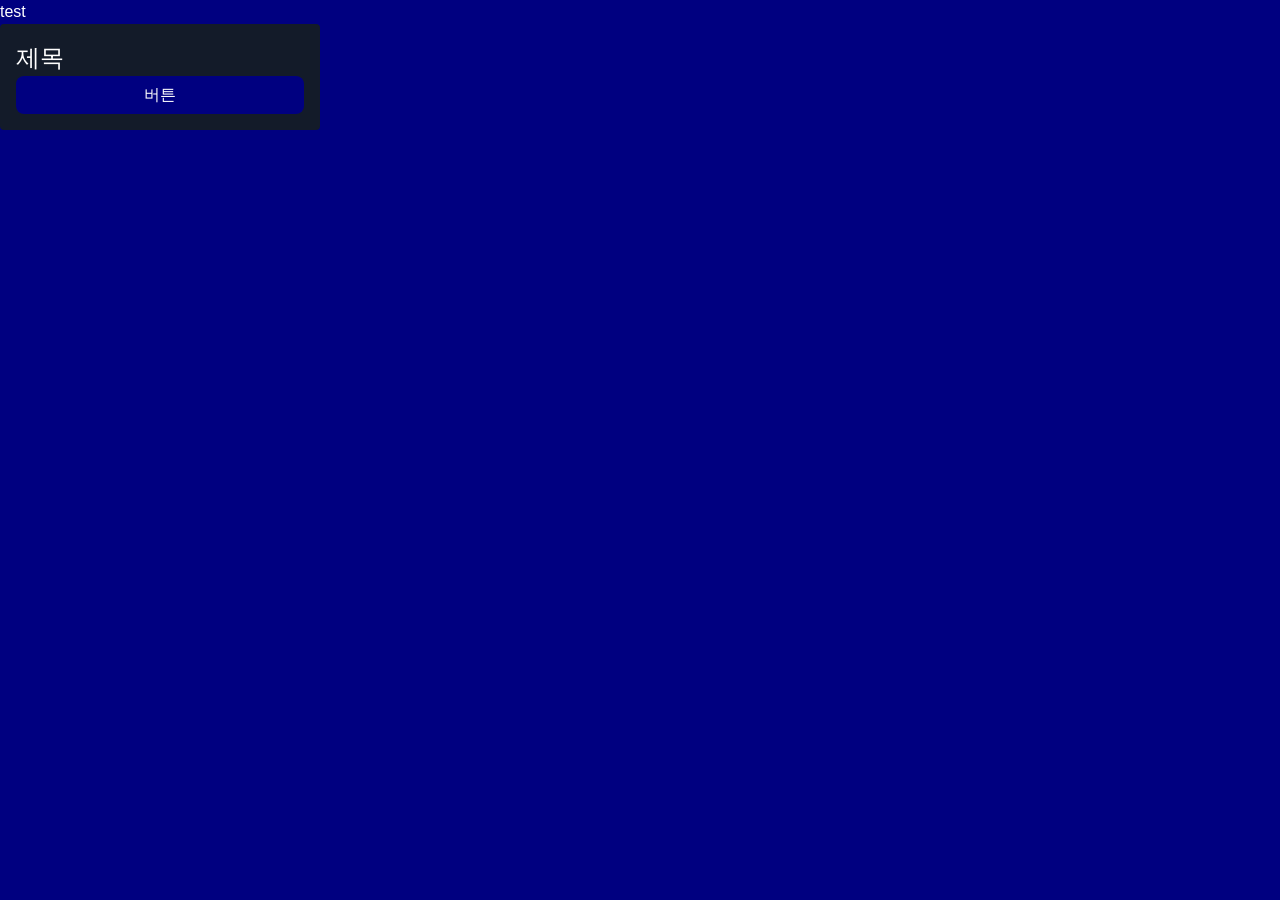
<file: html/3.4basiccss.html>
<!DOCTYPE html>
<html lang="en">
<head>
    <meta charset="UTF-8">
    <meta name="viewport" content="width=device-width, initial-scale=1.0">
    <title>Document</title>
    <link rel="stylesheet" href="/css/basic.css">
    <style>
        :root{
            --text-color:navy;
            --bg-color:white;
        }
        body{
            background-color: var(--bg-color);
            color: var(--text-color);
        }
        /* [속성이름=속성값] */
        [dark-theme="dark"]{
            background-color: var(--text-color);
            color: var(--bg-color);
        }
    </style>
</head>
<body dark-theme="dark">
    test
    <div class="d-flex flex-col p-4 bg-dark text-white rounded-sm w-25 ">
        <span class="fs-xl ">제목</span>
        <button>버튼</button>
    </div>
</body>
</html>
</file>
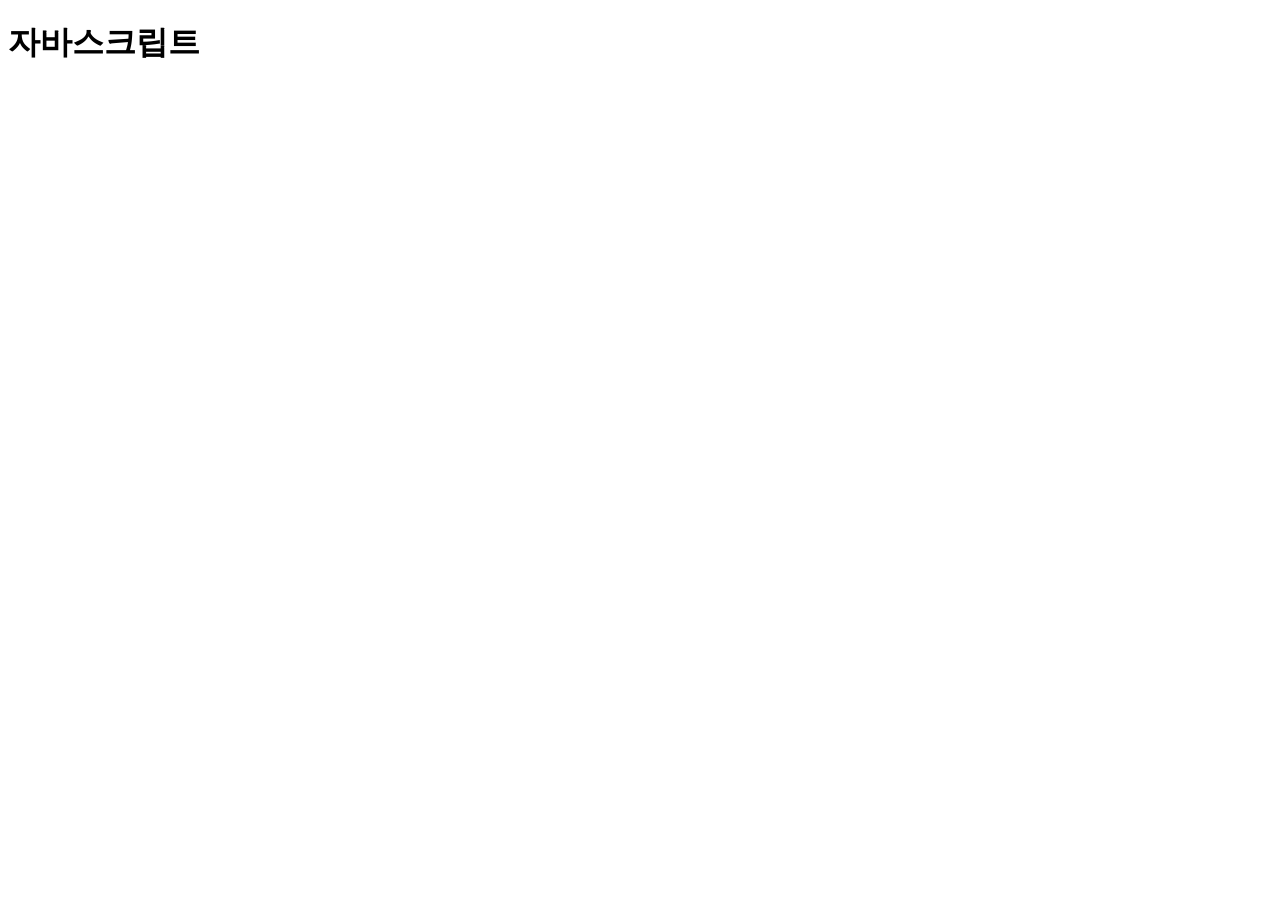
<file: html/4자바스크립트 기초.html>
<!DOCTYPE html>
<html lang="en">
<head>
    <meta charset="UTF-8">
    <meta name="viewport" content="width=device-width, initial-scale=1.0">
    <title>Document</title>
    <script>
            console.log("body태그 상단", document.querySelector("h1"));

    </script>
</head>
<body>
    <h1>자바스크립트</h1>
    <!--
    위치
    스크립트가 실행되기전에 화면에 요소가 그려져야 요소를 선택할 수 있다.
    -->
    <script>

        // 한줄 주석
        /*
        여러줄 주석 
        여러줄
        */
       // 콘솔창에 출력 -> F12 개발자 도구의 콘솔창에 내용이 출력 됩니다.
       console.log("안내", "콘솔창에 출력해봅시다")

    //    선택자를 화면에 있는 요소를 선택하는 방법
    //    document.querySelecttor("선택자")
    console.log("body태그 상단", document.querySelector("h1"));

    // 스크립트 실행순서가 중요한이유
    // 변수선언 / 변수에 값을 할당 / 타입학인 / + 연산자의 특징
    // 타입확인 / 형변환

    // 변수명 = 값(리터럴); 
    // 변수의 타입은 리터럴에 의해서 결정된다
    // 변수사용 : 변수이름을 불러준다
    // 지정된 값에 따라서 타입이 결정되는 언어
    // var, let, const
    // var : 함수단위의 유효범위, 재선언- 위험, 재할당 가능
    var a=1; var b=2; var a=3;
    // 블록{}단위의 스코프, 재선언 불가능, 재할당은 가능
    let c=1; c=2; 
    // let c=100; <-- 재선언 불가능
    const d=1;  
    // d=2; <-- 재할당 불가능

    // 키워드 없이 변수를 만들면 전역변수(어디서나 사용가능)
    e="전역변수"

    // 타입을 확인하는 방법
    typeof(a)
    typeof("테스트") //문자열인 경우, "" '' 안에 작성 해야한다--> 오류발생

    // 자료형 : 리터럴에 의해 결정
    // 문자열, 숫자, boolean, function, object
    // boolean : 참(true)과 거짓(false)을 나타냄
    // 주로 비교연산자에 의해 나온 값(결과)
    // ==, >=, <=, !=
    // === 타입까지 비교 할 때

    // 화면에 있는 요소를 변수에 저장
    let h1 = document.querySelector("h1");
    // h1.innerTextText = name; : 요소의 시작태그와 끝태그 사이의 컨텐츠를 변경
    
    /*
    제어문(if/switch) / 반복문 (for/ while/ / do-while)

    제어문 : 조건에 따라 코드블럭{} 실행
    
    조건식의 결과는 boolean타입 이므로
    조건문 안에 boolean타입의 값(true, false)을 작성 가능

    if(조건문){
               조건이 참이면 실행
    
    }
    
    if(조건문){
               조건이 참이면실행
    } else {
            조건이 거짓이면 실행
    }

    if(조건문){
            조건이 참이면실행
    } else if(조건문){
           조건이 참이면 실행 
    } else{
            조건이 거짓이면 실행
        }
    */
    
    if(true){
        console.log ("조건문이 참이면 실행")
    }

    if(1==2){
        console.log ("조건문이 참이면 실행") 
    }

    //  9.0 이상이면 명작
    //  7.0이상이면 볼만함
    //  그외 비추
      let rating = 9.0;
      if(rating >= 9.0){
           console.log("명작");
      } else if(rating >= 7.0){
            console.log("볼만함");
      } else{
             console.log("비추");
      }
      
    //  prompt(매개변수,파라메터)
    //  prompt : 웹브라우져로 부터 사용자의 입력을 받아 올 때 사용
    // 사용자의 입력값을 반환
    // 반환값을 변수에 저장
    let kor = 80; //prompt('국어시험 점수');
    let eng = 90;
    let avg = (kor+eng)/2;
    console.log(kor); 

    /* 1. 점수를 학점으로 변환해서 출력
    >= 90 A
    >= 80 B
    >= 70 C
    >= 60 D
    */
    if(kor>=90){
        console.log("A학점 입니다.")
    } else if(kor>=80){
        console.log("B학점 입니다.")
    } else if(kor>=70){
        console.log("C학점 입니다.")
    } else if(kor>=60){
        console.log("D학점 입니다.")
    } else {
        console.log("F학점 입니다.")
    }
    /*
    2. 조건을 여러개 주는 방법 ( 논리연산자 && || ) 
       논리연산자 : 주어진 조건들의 참과 거짓을 판별
       && 그리고
       || 또는
       | 부정연산자

    평균을 구해서 합격/불합격
    영어시험 점수 받고 평균이 80이상이면 합격
    과목별 40점 이하는 불합격
    */
   if(kor > 40 && eng > 40 && avg >= 80){
    // 변수 출력하는 방법 `` 백팃안에 문자열과 변수를 함께 작성 할 수 있다.
    // 변수 출력하는 방법 `${변수명}
    console.log(`${avg} 합격 입니다.`);
   } else {
    console.log(avg + "불합격 입니다.");
   }
    
   /*
   3. 삼항 연산자
      조건 ? 참일때 반환값 : 거짓일때 반환값
   */
  let res = (kor >= 90) ? "합격" : "불합격";
  console.log(`${kor}은 ${res} 입니다.`)
    
    /*
         | 😊falsy한 값
         조건문에서 데이터가 유효한지 검사할때 사용
         js 조건문 에서 false로 평가 받는 값
        false, 0, "", null, undefined, NaN
    */
   if(kor){
       console.log("falsy하지 않은 값은 true로 처리돼요");
   }

   /*
   반복문
   for(초기식; 조건식; 증강식){
   
   }
   초기식 - 변수초기화(처음 1번 실행)
   조건이 참이면 코드블럭이 실행
   증강식으로 변수의 값을 증가 또는 감소
   조건이 참이면 코드블럭 실행

   조건이 참이 아니면  반복문 종료(코드블럭 탈출)

   1부터 10까지 1씩 증가하면서 값을 출력해보세요
   */
  console.log("--- 반복문 ---")
  for(let i=1; i<10; i++){ // 증강식 1+=2 : 2씩증가
    //홀수 짝수 판별
    // + - * / %(나머지 연산자)
    if(i%2 == 0){
        console.log(i);
    }
}
    // 구구단 출력하기 1
    // 2단 출력하기
    let dan = 2; 
    console.log("2단 출력")
    for(i=1 ; i<10 ; i++){
        //2 * 1 = 2
        console.log(`${dan} * ${i} = ${dan * i}`);
    }

    // 1 ~ 9
    console.log("2단부터 9단까지 출력해보기")
    // 구구단 출력하기 2
    //2중 포문을 이용해서 2단부터 9단까지 출력하기

    //break : 반복문 탈출
    //continue : 현재 문장만 건너뛰기
    //  아래 코드를 실행하지 않고 증각식으로 넘어감
    for(dan=2; dan<10; dan++){
        // if (dan > 3){
        // //반복문종료
        //     break;
        // }

        if(dan % 2 == 0){
            continue;
        }

        //dan은 2부터 9까지 출력
        console.log(dan + "단");
        for(let i=1; i<10; i++){
            console.log(`${dan} * ${i} = ${dan * i}`);
        }
    }
    
        /*
       조건이 참이면 코드블럭을 실행
       while(조건)


         */
        console.log("while문을 사용해서 1부터 10까지 출력해보기");

        let num = 1; 
        while(num <=10){
            console.log(num);
            

            // num = num + 1;
            // num += 1;
            num ++;
        }
 

           
    //      무한 루프에 빠지지 않도록 조건을 주어 반복문을 탈출
    //      wile(true){
        
    //     if(num > 10){
    //         break;
    //     }
    
    // }
       </script>

          
      
    
    <!--자바스크립트 외부문서로 연결하는 방법-->
    <script src="/JS/main.js"></script>
    

    
</body>
</html>
</file>
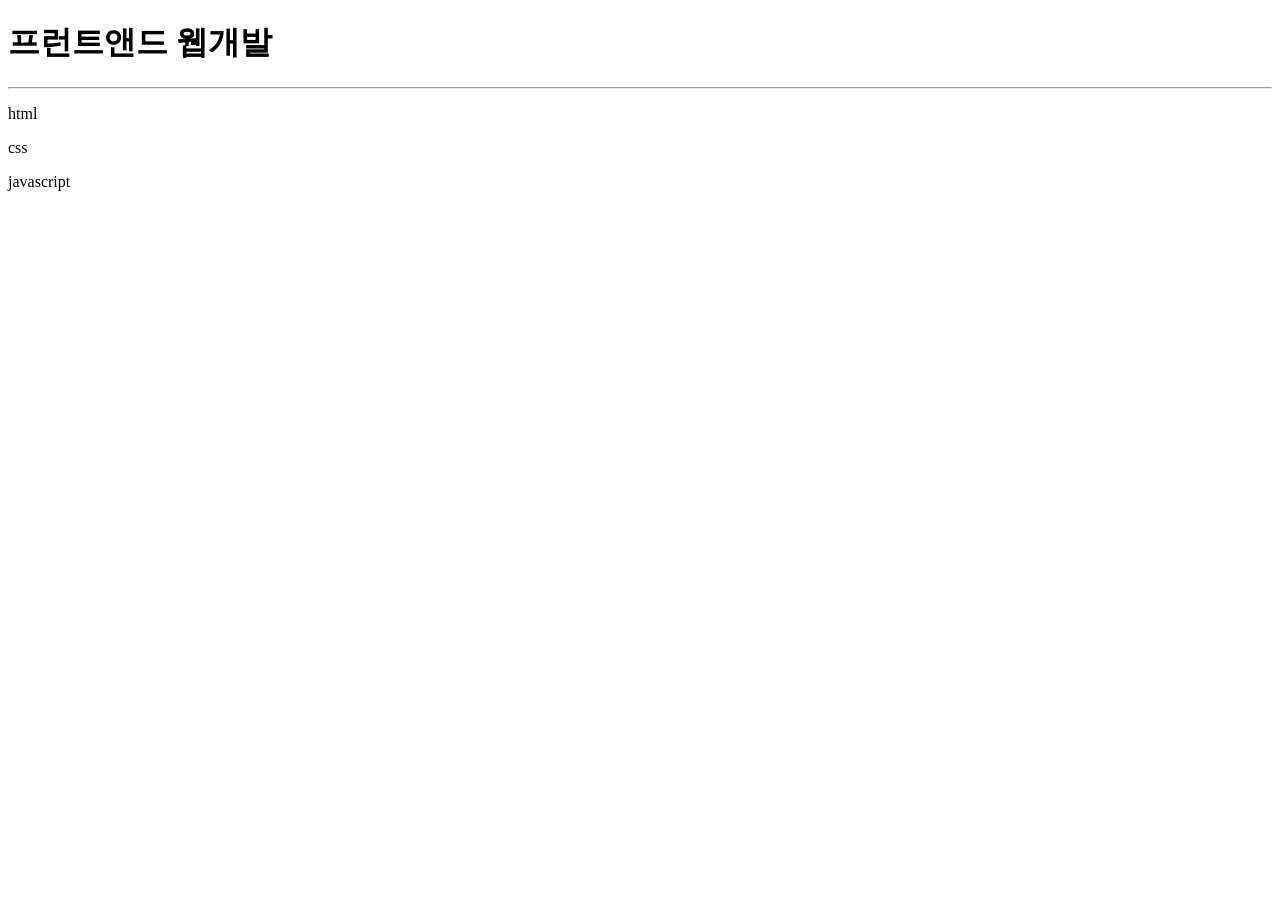
<file: html/ex01.html>
<!DOCTYPE html>
<html lang="ko">
<head>
    <meta charset="UTF-8">
    <meta name="viewport" content="width=device-width, initial-scale=1.0">
    <title>나의 첫 웹 페이지</title>
</head>
<body>
    <h1>프런트앤드 웹개발</h1>
    <hr>
    <p>html</p>
    <p>css</p>
    <p>javascript</p>
</body>
</html>
</file>
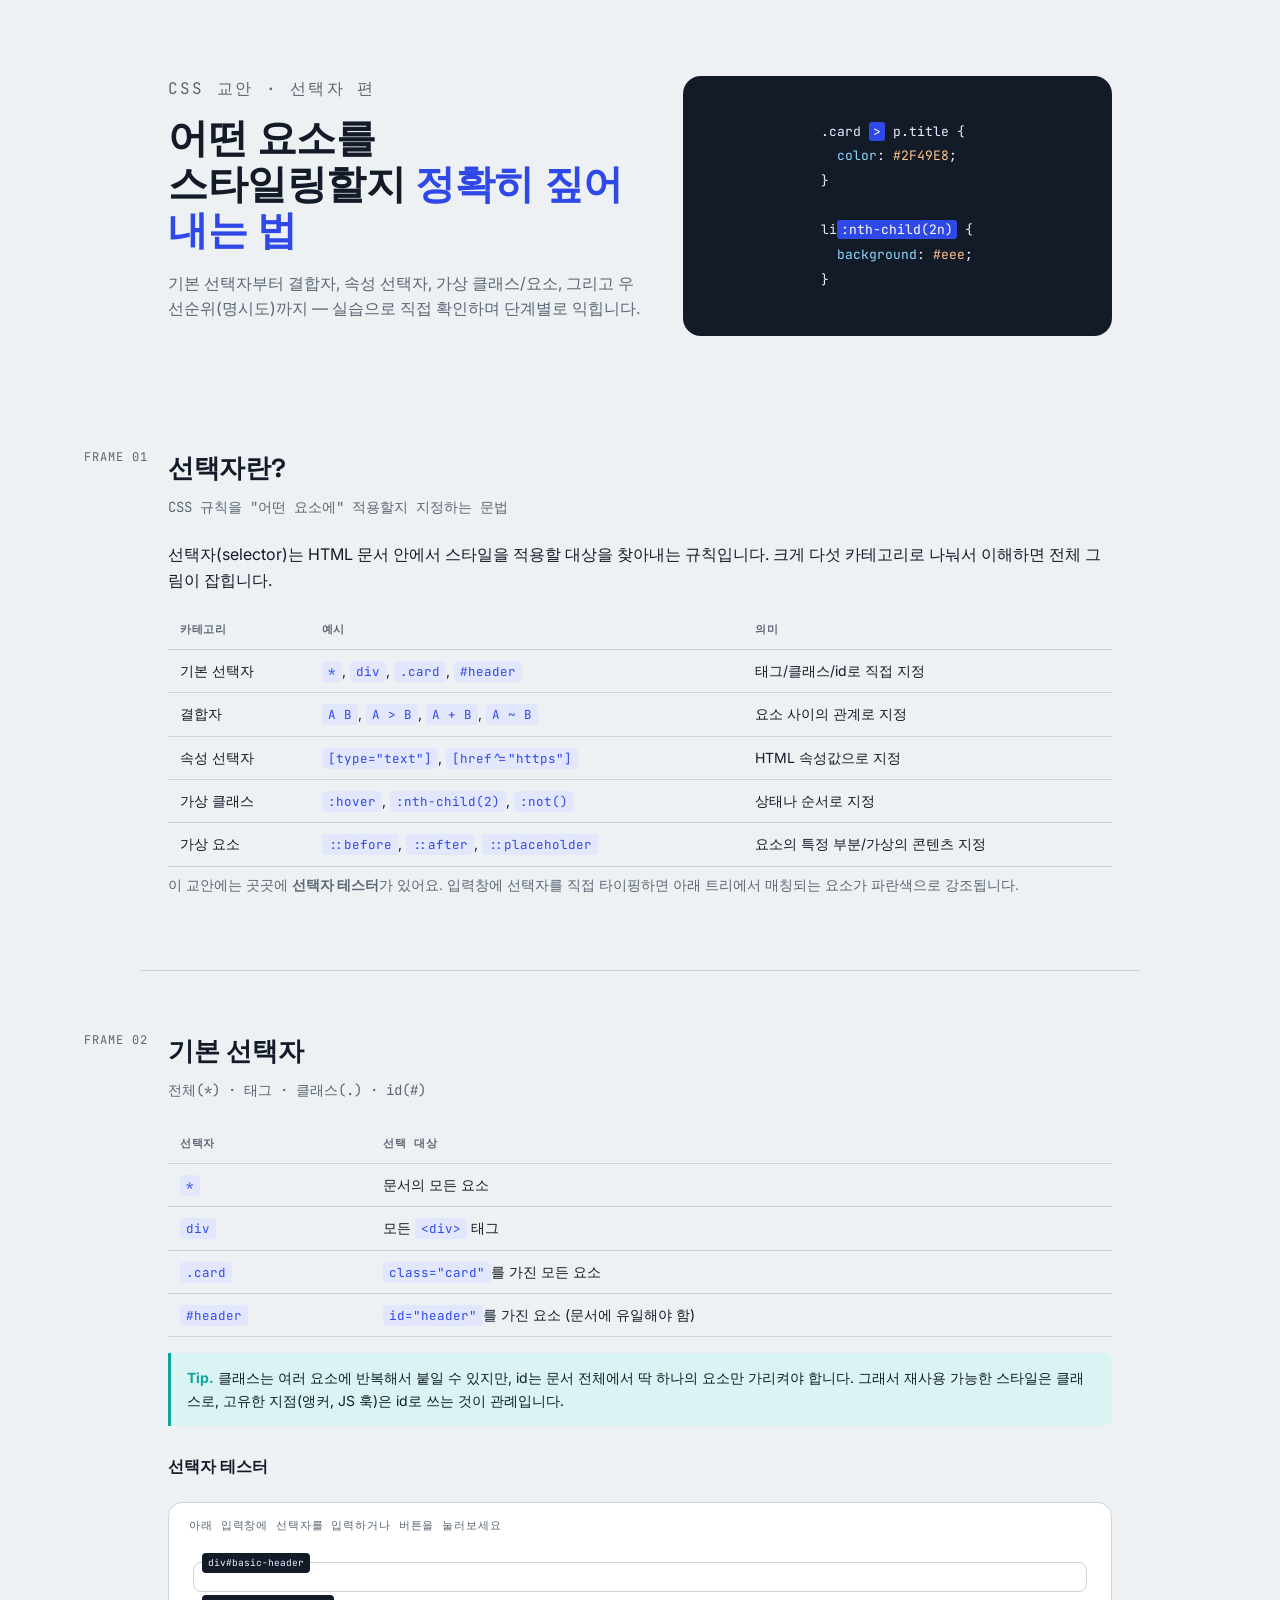
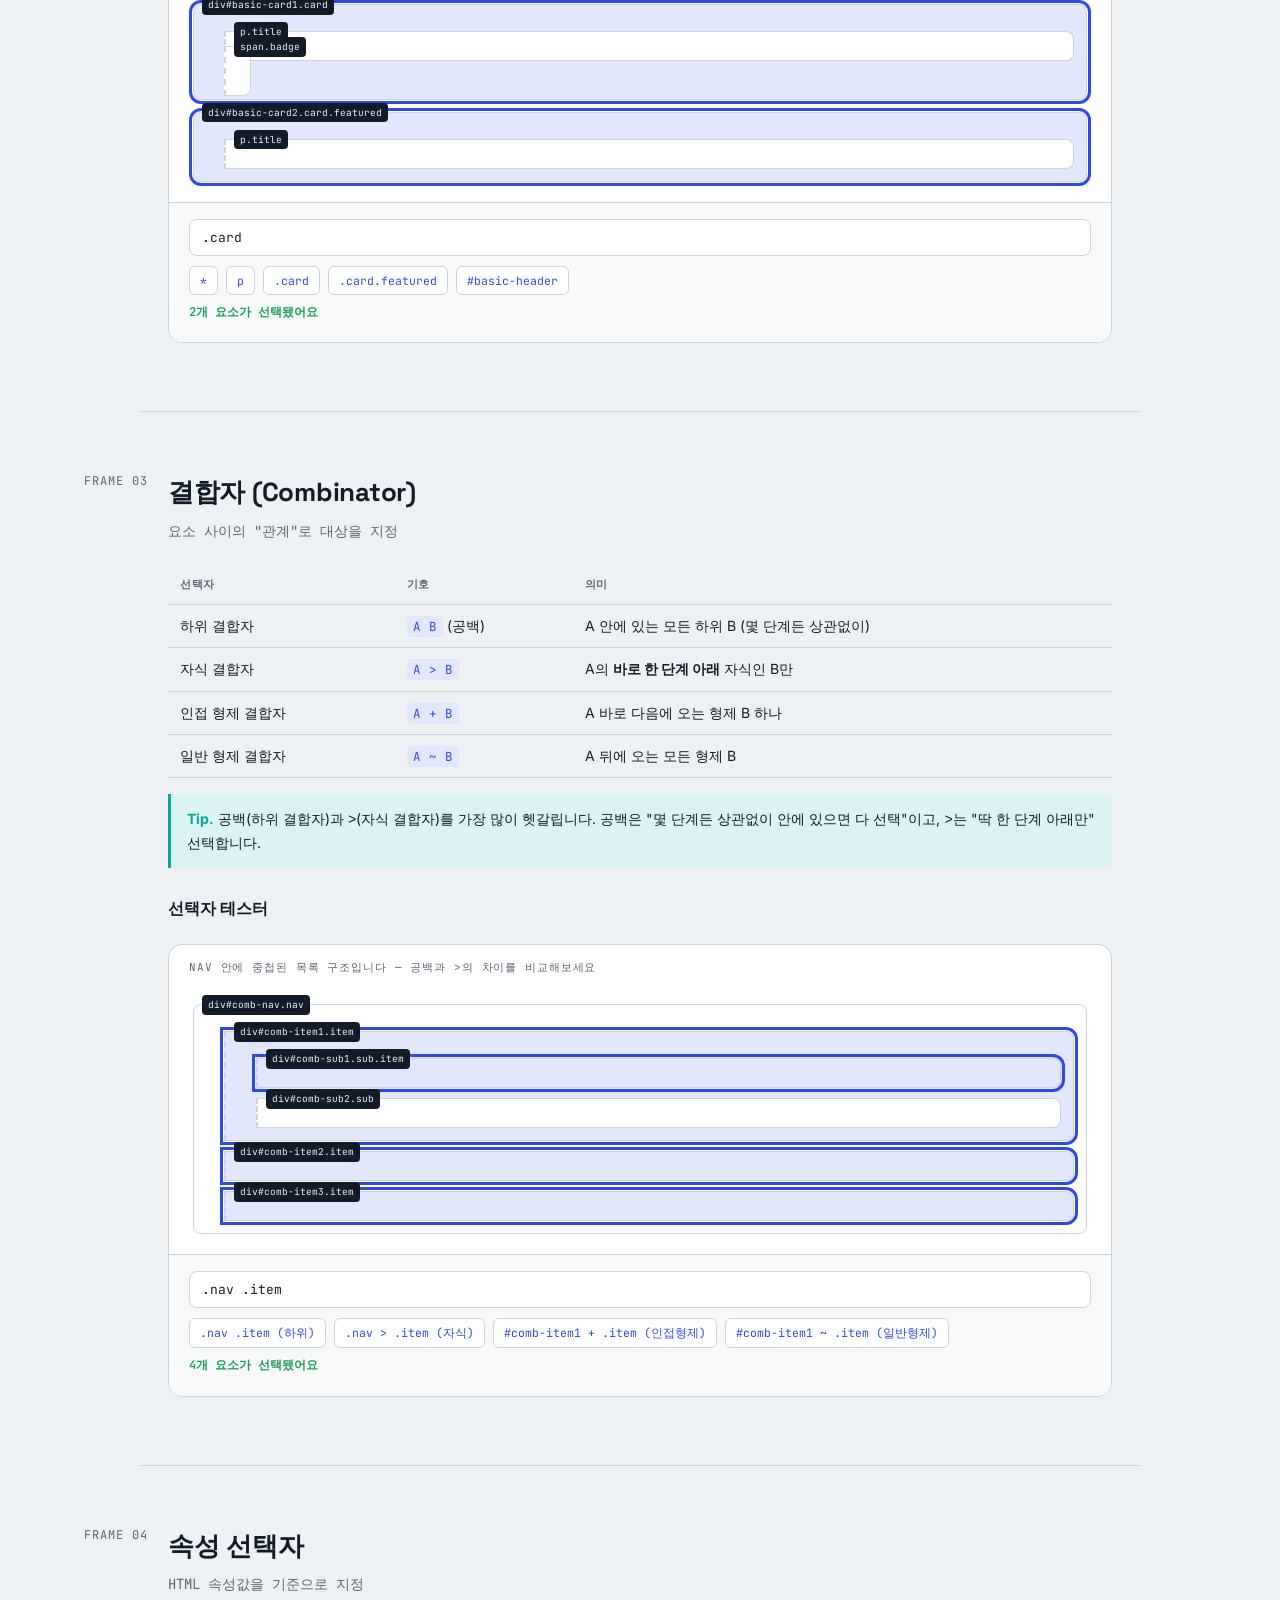
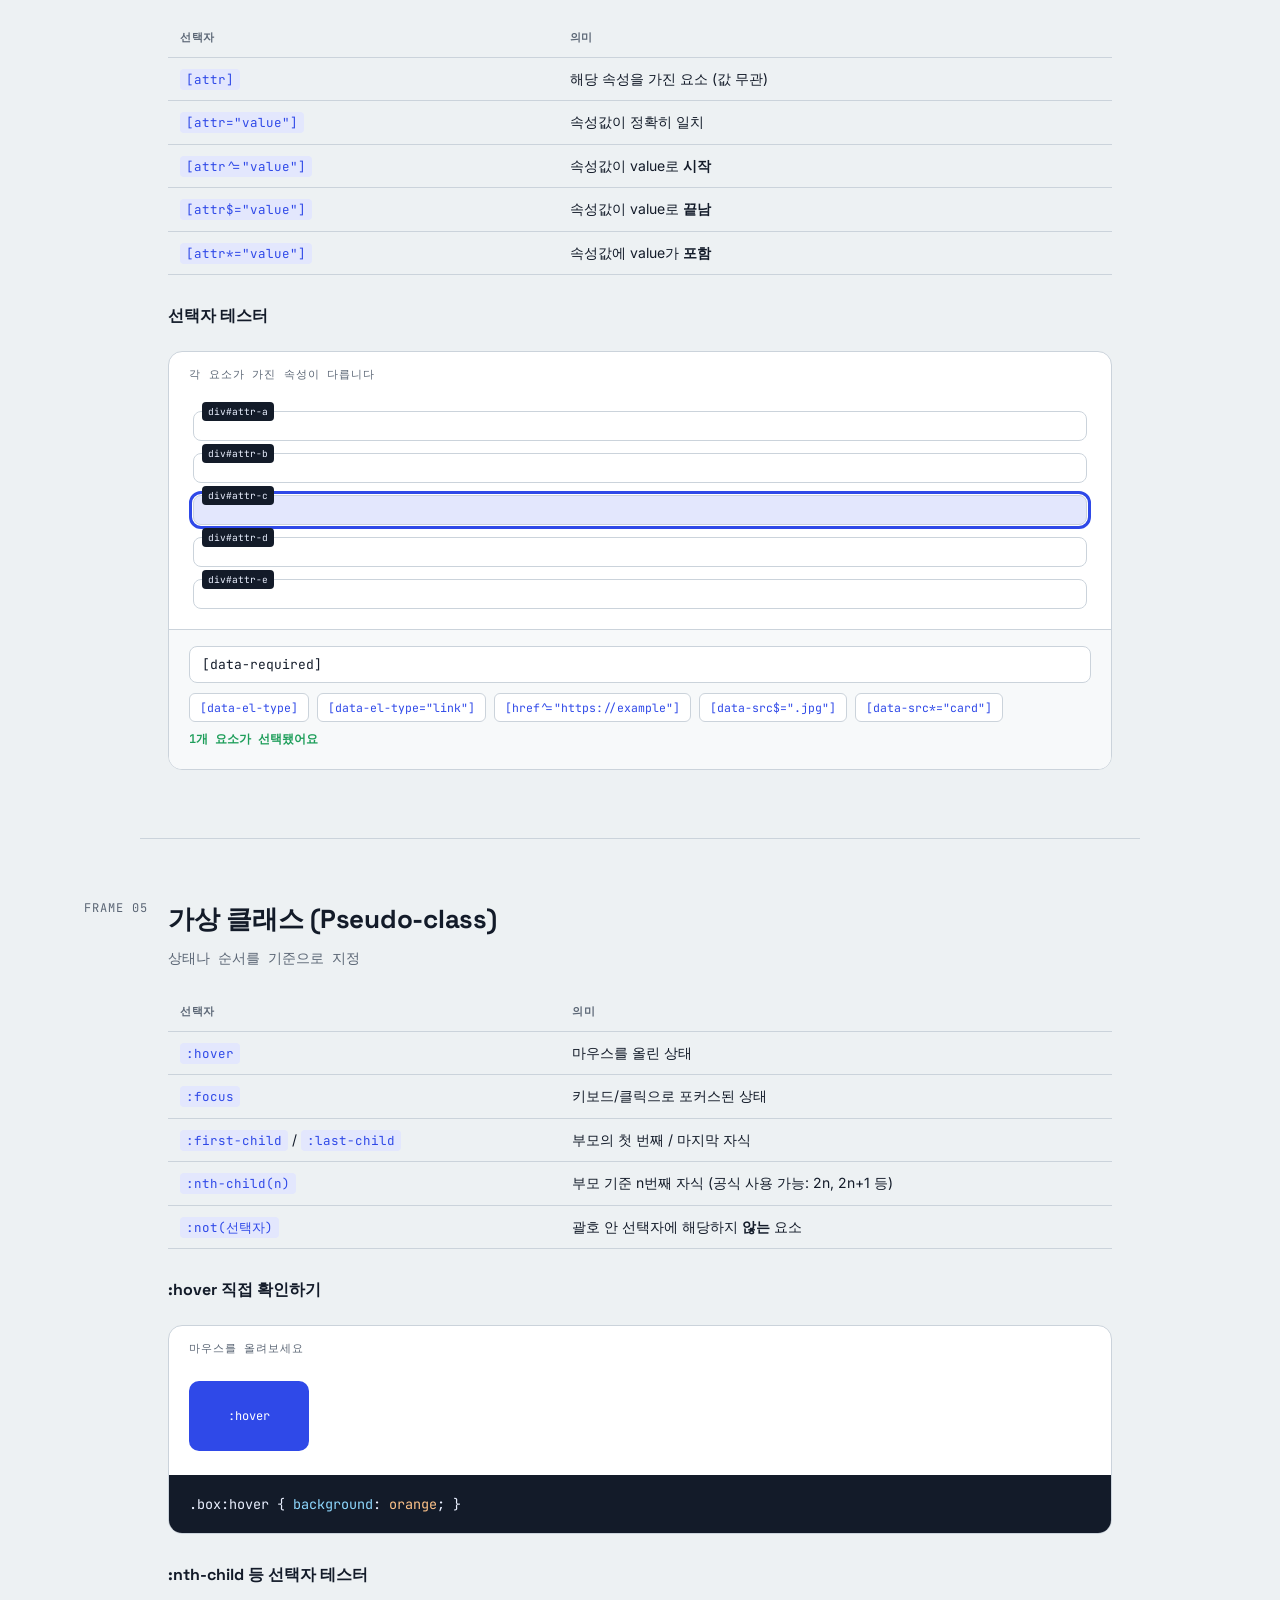
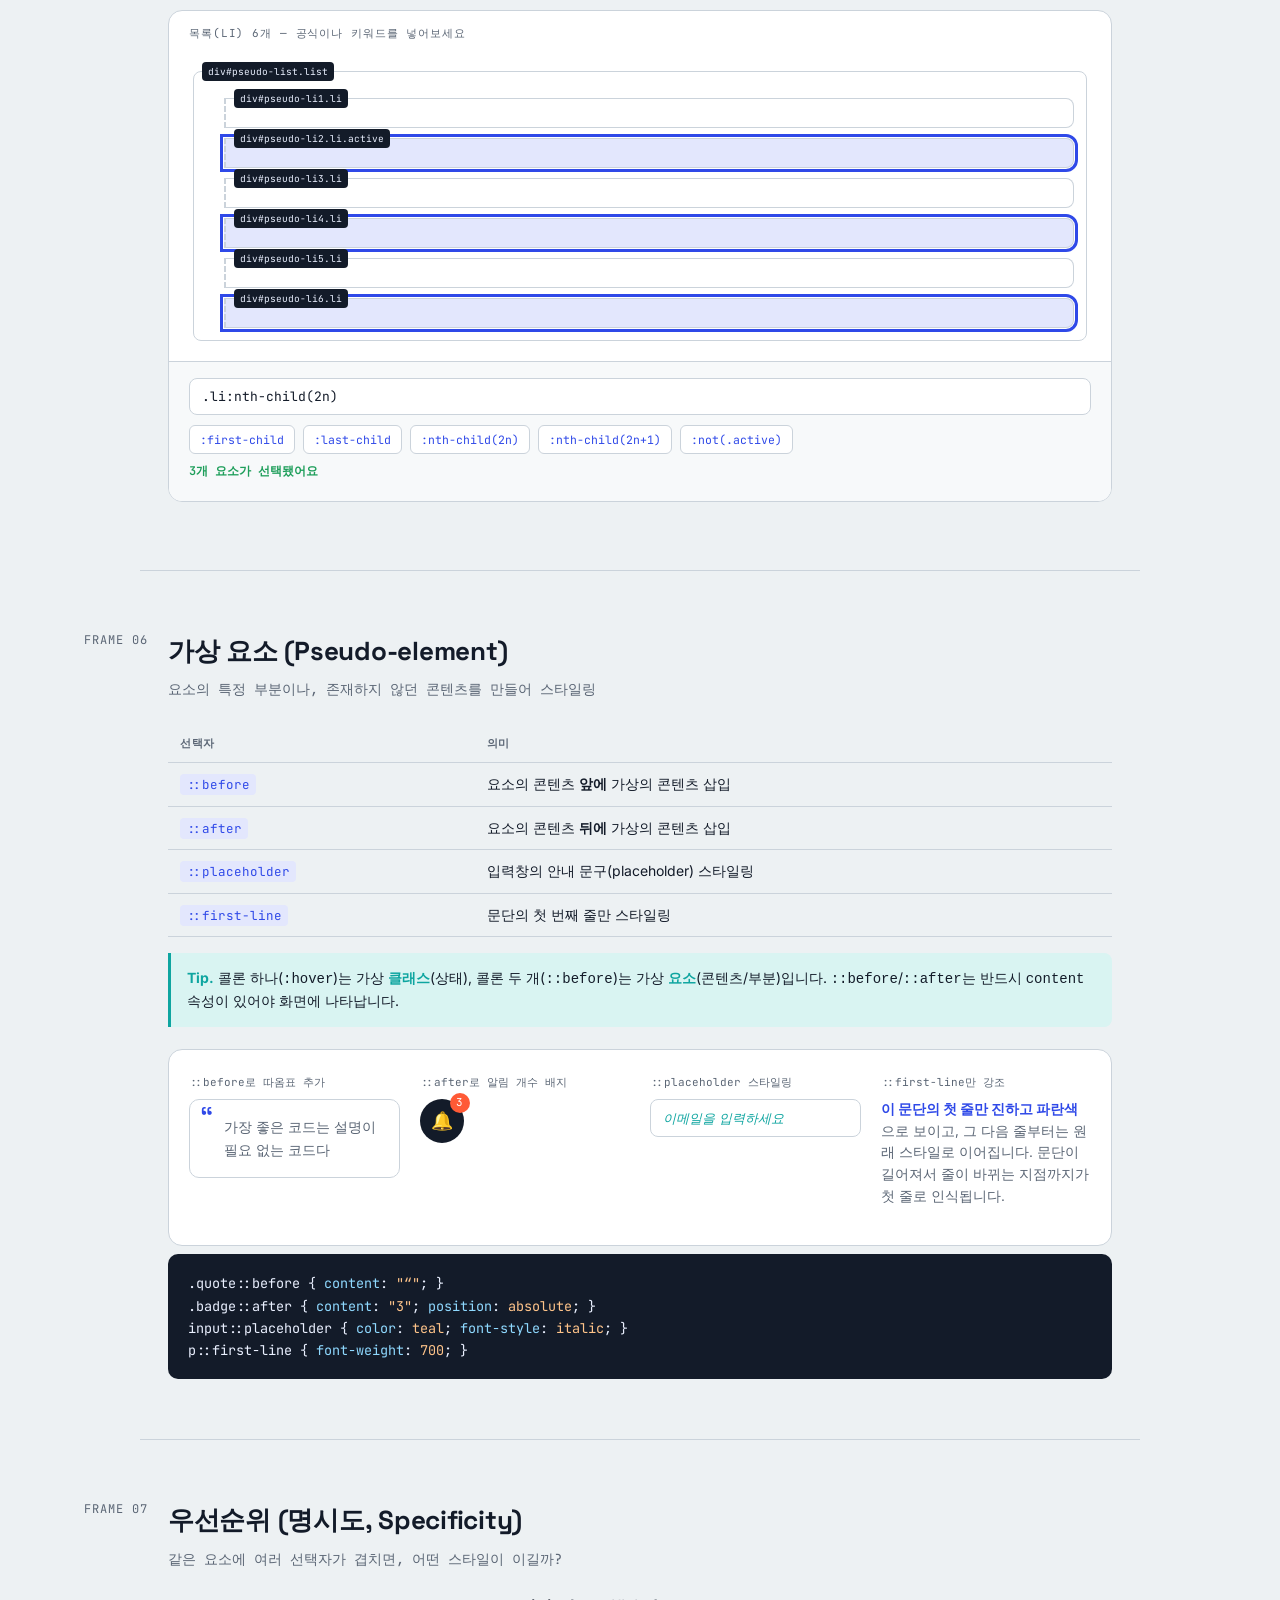
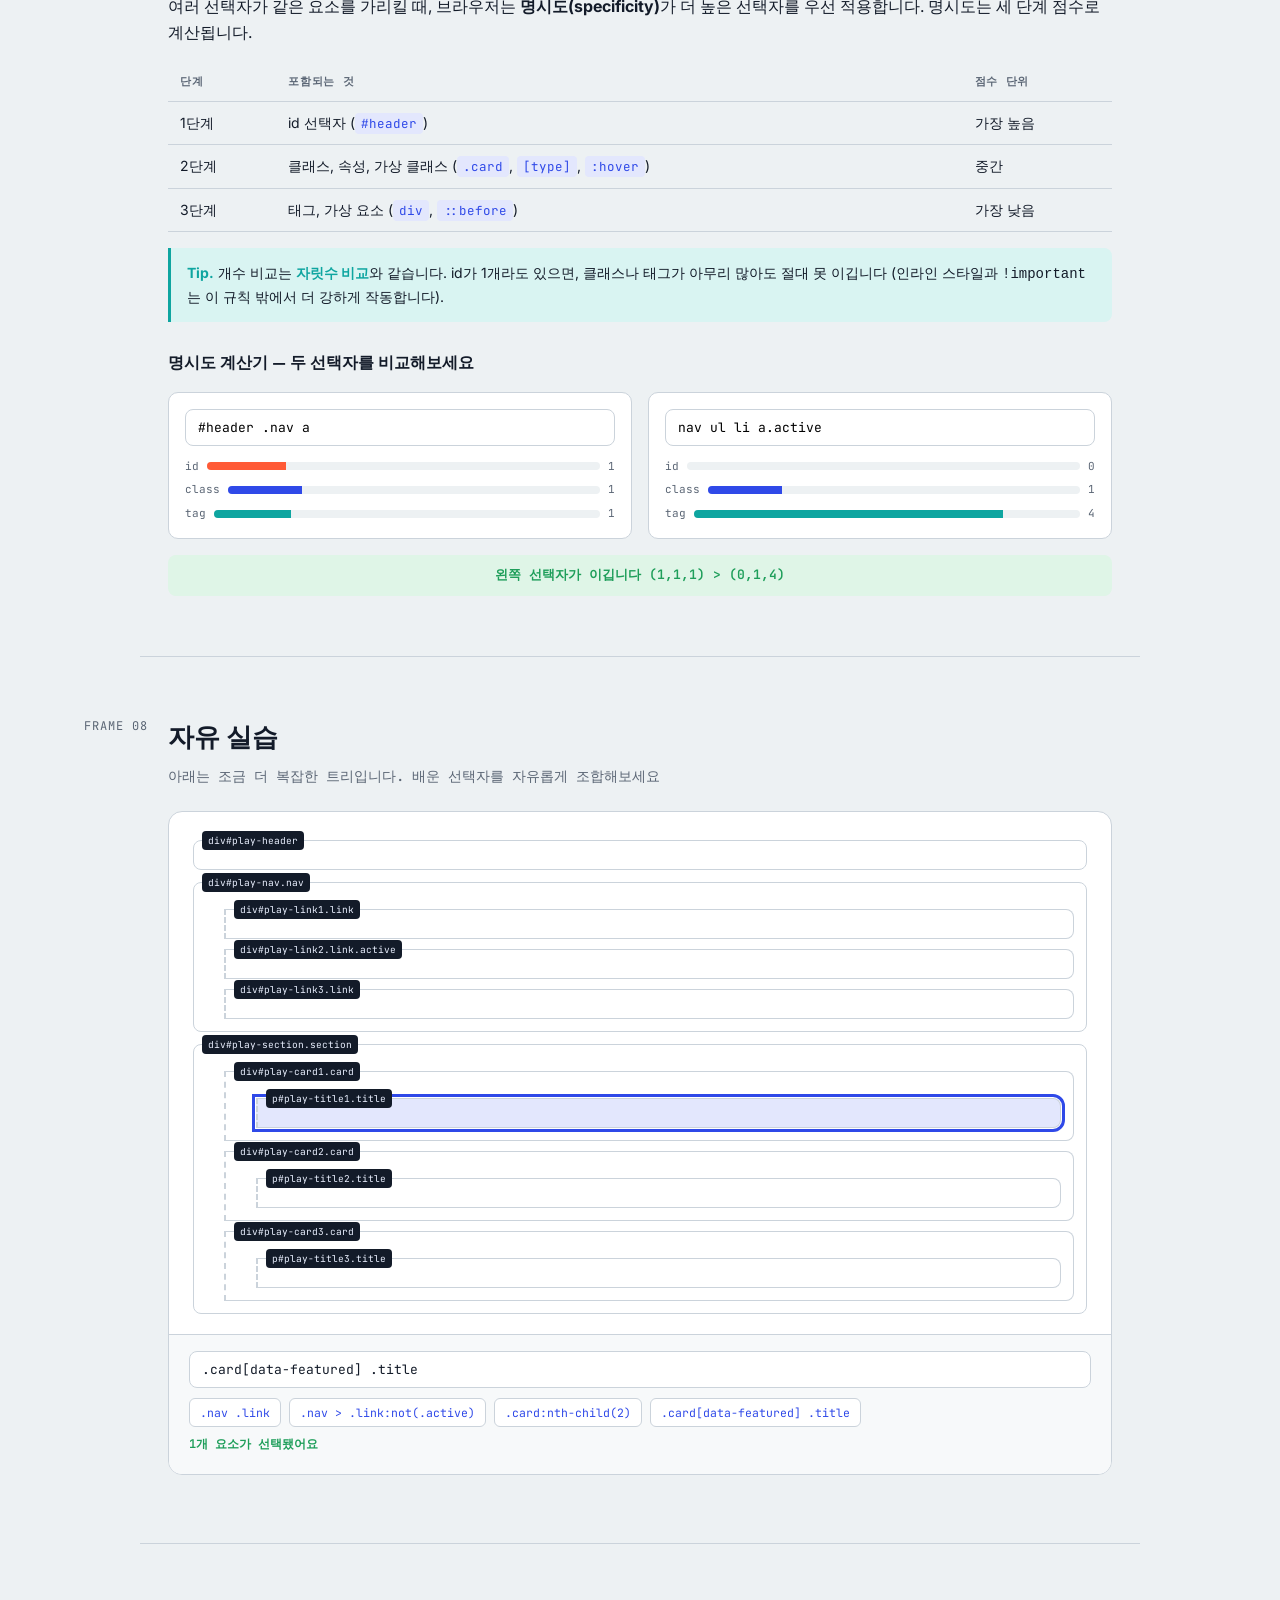
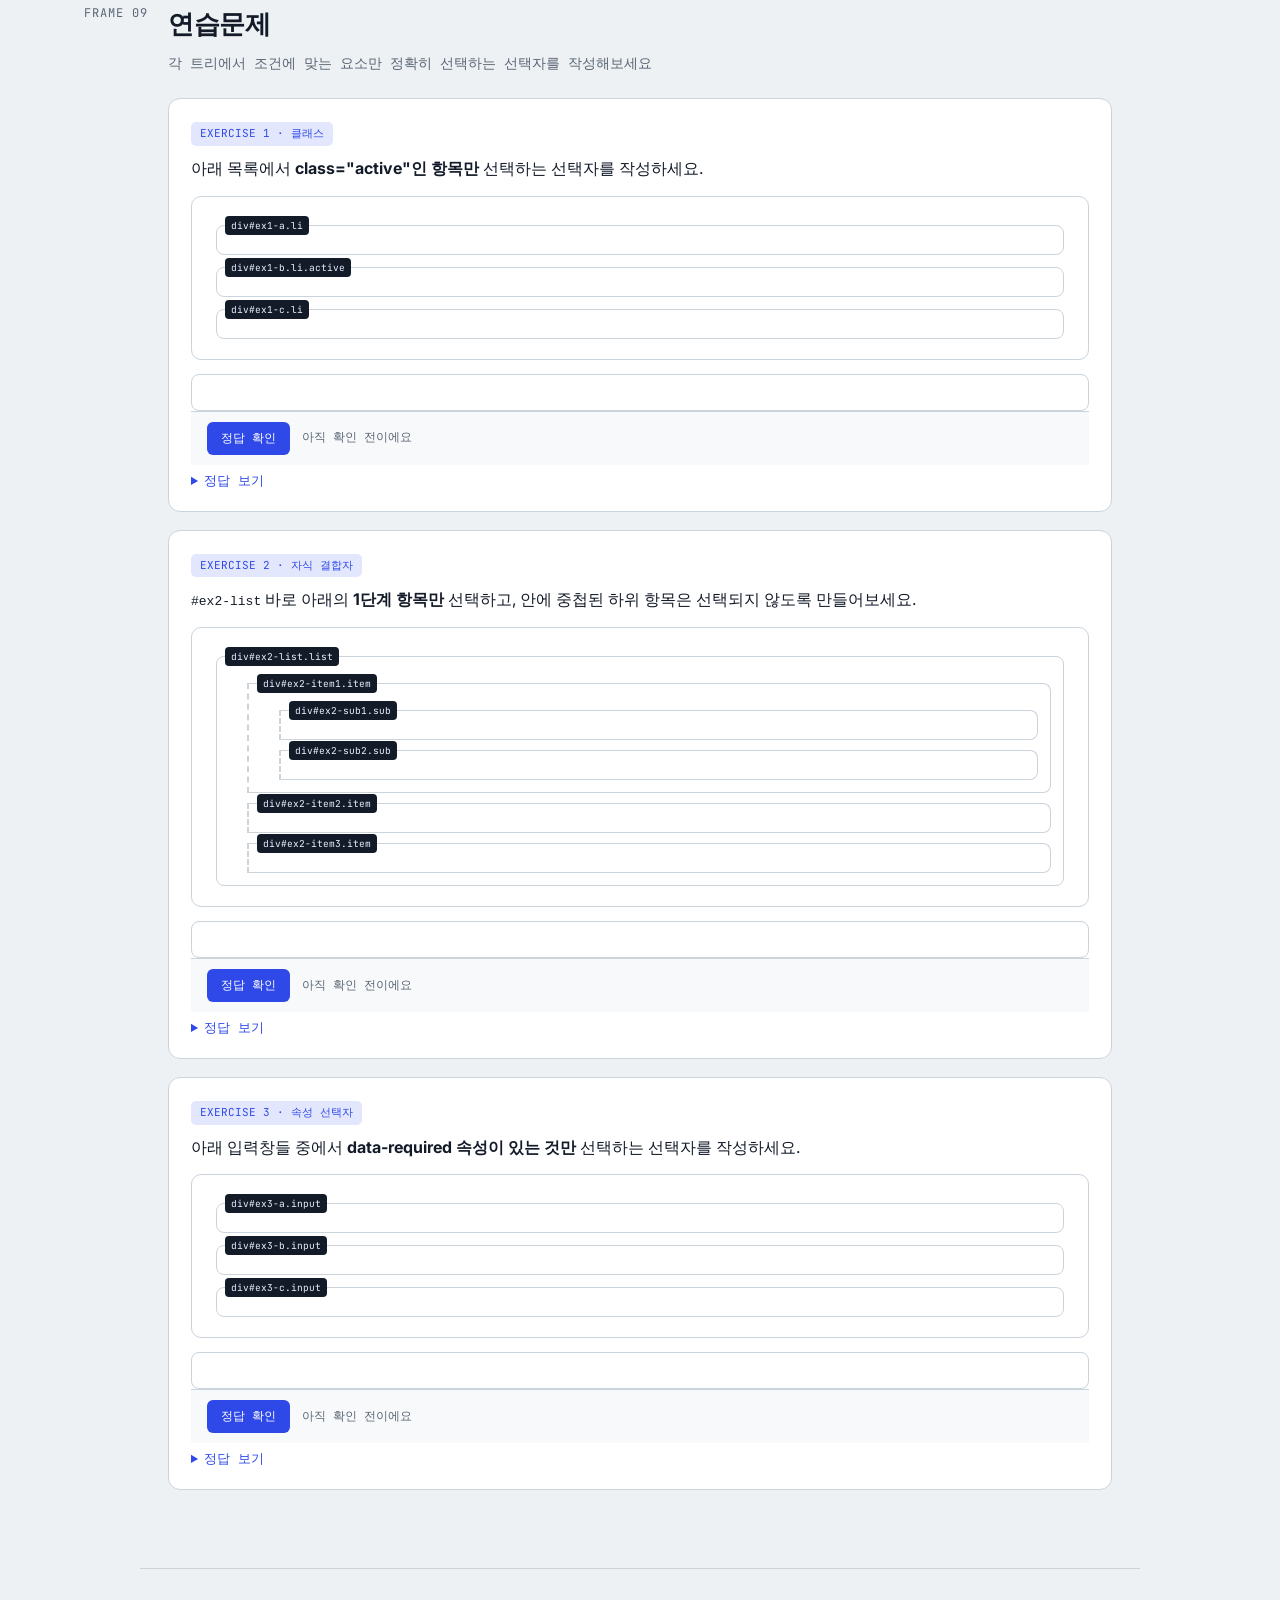
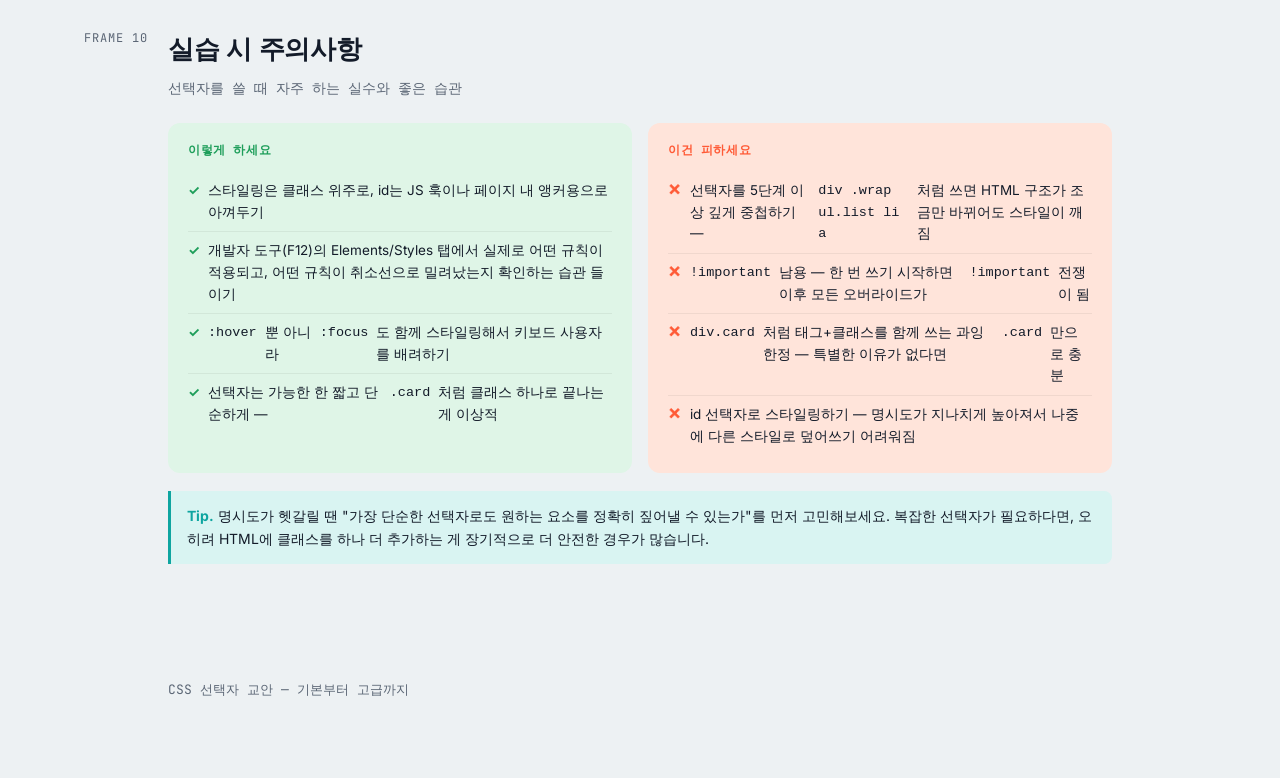
<file: html/qwe.html>
<!DOCTYPE html>
<html lang="ko">
<head>
<meta charset="UTF-8">
<meta name="viewport" content="width=device-width, initial-scale=1.0">
<title>CSS 고급 선택자 </title>
<link rel="preconnect" href="https://fonts.googleapis.com">
<link href="https://fonts.googleapis.com/css2?family=Space+Grotesk:wght@400;500;600;700&family=Inter:wght@400;500;600&family=JetBrains+Mono:wght@400;500;600&display=swap" rel="stylesheet">
<style>
  :root{
    --paper:#EDF1F3;
    --paper-2:#FFFFFF;
    --ink:#131B29;
    --ink-soft:#5B6675;
    --line:#CBD3DB;
    --structure:#2F49E8;
    --structure-dim:#E3E7FD;
    --motion:#FF5A36;
    --motion-dim:#FFE4DA;
    --teal:#0EA5A0;
    --teal-dim:#D9F4F2;
    --ok:#1E9E5A;
    --ok-dim:#DFF5E7;
    --mono:'JetBrains Mono', monospace;
    --display:'Space Grotesk', sans-serif;
    --body:'Inter', sans-serif;
  }
  *{box-sizing:border-box;}
  html{scroll-behavior:smooth;}
  body{ margin:0; background:var(--paper); color:var(--ink); font-family:var(--body); line-height:1.6; }

  .frame{ max-width:1000px; margin:0 auto; padding:60px 28px; position:relative; }
  .frame + .frame{ border-top:1px solid var(--line); }
  .frame-num{
    position:absolute; left:0; top:60px;
    font-family:var(--mono); font-size:12px; color:var(--ink-soft); letter-spacing:0.08em;
  }
  @media (min-width:1140px){ .frame-num{ left:-56px; } }

  .hero{
    max-width:1000px; margin:0 auto; padding:76px 28px 52px;
    display:grid; grid-template-columns:1.05fr 0.95fr; gap:40px; align-items:center;
  }
  @media (max-width:760px){ .hero{ grid-template-columns:1fr; } }
  .eyebrow{ font-family:var(--mono); font-size:12px; letter-spacing:0.14em; color:var(--structure); text-transform:uppercase; margin:0 0 14px; }
  h1{ font-family:var(--display); font-size:40px; line-height:1.16; margin:0 0 16px; letter-spacing:-0.01em; }
  h1 span{ color:var(--structure); }
  .hero p{ color:var(--ink-soft); font-size:16px; max-width:48ch; }
  .hero-stage{ background:var(--ink); border-radius:18px; height:260px; display:flex; align-items:center; justify-content:center; padding:24px; }
  .hero-code{ font-family:var(--mono); font-size:13px; color:#EAF0FF; line-height:1.9; }
  .hero-code .prop{ color:#8FD9FF; }
  .hero-code .val{ color:#FFC48A; }
  .hero-code .hl{ background:var(--structure); color:#fff; padding:1px 4px; border-radius:3px; }

  h2{ font-family:var(--display); font-size:26px; margin:0 0 6px; letter-spacing:-0.01em; }
  .section-sub{ color:var(--ink-soft); font-size:14px; margin:0 0 24px; font-family:var(--mono); }
  h3{ font-family:var(--display); font-size:16px; margin:28px 0 10px; }
  p{ margin:0 0 14px; }
  .inline-code{ font-family:var(--mono); background:var(--structure-dim); color:var(--structure); padding:2px 6px; border-radius:4px; font-size:0.92em; }

  .code{
    background:var(--ink); color:#EAF0FF; font-family:var(--mono); font-size:13.5px;
    padding:18px 20px; border-radius:10px; overflow-x:auto; line-height:1.65; white-space:pre;
  }
  .code .prop{ color:#8FD9FF; }
  .code .val{ color:#FFC48A; }
  .code .comment{ color:#6B7688; }

  .tip{ border-left:3px solid var(--teal); background:var(--teal-dim); padding:14px 16px; border-radius:0 8px 8px 0; font-size:14px; margin:16px 0; }
  .tip b{ color:var(--teal); }

  table{ width:100%; border-collapse:collapse; margin:18px 0 8px; font-size:14px; }
  th,td{ text-align:left; padding:10px 12px; border-bottom:1px solid var(--line); vertical-align:top; }
  th{ font-family:var(--mono); font-size:11px; letter-spacing:0.06em; text-transform:uppercase; color:var(--ink-soft); }
  td code{ font-family:var(--mono); background:var(--structure-dim); color:var(--structure); padding:2px 6px; border-radius:4px; font-size:12.5px; }

  /* ---------- selector tree (used by tester demos) ---------- */
  .demo{ background:var(--paper-2); border:1px solid var(--line); border-radius:14px; margin:22px 0 8px; overflow:hidden; }
  .demo-label{ font-family:var(--mono); font-size:11px; letter-spacing:0.08em; text-transform:uppercase; color:var(--ink-soft); padding:14px 20px 0; }

  .sel-tree{ padding:28px 24px 20px; display:flex; flex-direction:column; gap:12px; }
  .sel-el{
    position:relative;
    border:1.5px solid var(--line);
    border-radius:8px;
    padding:16px 12px 12px;
    background:#fff;
    min-height:20px;
    transition: outline-color .15s ease, background-color .15s ease;
  }
  /* 자식 요소는 부모 .sel-el 안에 실제 DOM 자식으로 직접 두고,
     들여쓰기는 감싸는 div 없이 이 규칙으로만 표현한다.
     감싸는 div(.sel-children)를 쓰면 예를 들어 ".nav > .item" 같은
     자식 결합자 선택자가 실제로는 손자(grandchild)를 가리키게 되어
     매칭이 0개가 되는 문제가 있었다 — 이 방식은 그 문제를 근본적으로 없앤다. */
  .sel-el > .sel-el{
    margin:10px 0 0 18px;
    border-left:2px dashed var(--line);
    border-top-left-radius:0;
    border-bottom-left-radius:0;
  }
  .sel-el::before{
    content: attr(data-sig);
    position:absolute; top:-10px; left:8px;
    background:var(--ink); color:#EAF0FF;
    font-family:var(--mono); font-size:9.5px;
    padding:2px 6px; border-radius:4px;
    white-space:nowrap;
  }
  .sel-el.match{
    outline:3px solid var(--structure);
    outline-offset:1px;
    background:var(--structure-dim);
  }

  .tester{ border-top:1px solid var(--line); background:#F7F9FA; padding:16px 20px 20px; }
  .tester-row{ display:flex; gap:10px; align-items:center; flex-wrap:wrap; }
  .tester-row input[type=text]{
    flex:1; min-width:200px;
    font-family:var(--mono); font-size:13px;
    padding:9px 12px; border-radius:8px;
    border:1.5px solid var(--line); outline:none;
    background:#fff; color:var(--ink);
  }
  .tester-row input[type=text]:focus{ border-color:var(--structure); }
  .tester-msg{ font-family:var(--mono); font-size:12px; color:var(--ink-soft); margin-top:8px; }
  .tester-msg.ok{ color:var(--ok); font-weight:600; }
  .tester-msg.err{ color:var(--motion); font-weight:600; }
  .preset-row{ display:flex; gap:8px; flex-wrap:wrap; margin-top:10px; }
  .preset-btn{
    font-family:var(--mono); font-size:11.5px;
    background:#fff; border:1.5px solid var(--line); color:var(--structure);
    padding:6px 10px; border-radius:6px; cursor:pointer;
  }
  .preset-btn:hover{ border-color:var(--structure); background:var(--structure-dim); }

  /* ---------- pseudo-element mini demos ---------- */
  .pe-demo{
    display:flex; gap:20px; flex-wrap:wrap; padding:24px 20px;
    align-items:flex-start;
  }
  .pe-card{ flex:1; min-width:200px; }
  .pe-card-label{ font-family:var(--mono); font-size:11px; color:var(--ink-soft); margin-bottom:8px; }

  .quote{
    position:relative;
    background:#fff; border:1px solid var(--line); border-radius:10px;
    padding:16px 18px; font-size:14px; color:var(--ink-soft);
  }
  .quote::before{
    content:"“"; font-family:var(--display); font-size:32px; color:var(--structure);
    position:absolute; top:-6px; left:10px;
  }
  .quote{ padding-left:34px; }

  .cnt-badge{
    position:relative; display:inline-flex; align-items:center; justify-content:center;
    width:44px; height:44px; border-radius:50%; background:var(--ink); color:#fff;
    font-family:var(--mono); font-size:18px;
  }
  .cnt-badge::after{
    content:"3"; position:absolute; top:-6px; right:-6px;
    width:20px; height:20px; border-radius:50%;
    background:var(--motion); color:#fff; font-size:11px;
    display:flex; align-items:center; justify-content:center;
  }

  .pe-input{
    width:100%; padding:10px 12px; border-radius:8px; border:1.5px solid var(--line);
    font-family:var(--body); font-size:13px; outline:none;
  }
  .pe-input::placeholder{ color:var(--teal); font-style:italic; }

  .pe-para::first-line{ font-weight:700; color:var(--structure); }
  .pe-para{ font-size:13.5px; color:var(--ink-soft); }

  /* ---------- specificity calculator ---------- */
  .spec-row{ display:grid; grid-template-columns:1fr 1fr; gap:16px; margin:16px 0; }
  @media (max-width:700px){ .spec-row{ grid-template-columns:1fr; } }
  .spec-box{ background:#fff; border:1.5px solid var(--line); border-radius:10px; padding:16px; }
  .spec-box input{
    width:100%; font-family:var(--mono); font-size:13px;
    padding:9px 12px; border-radius:8px; border:1.5px solid var(--line); outline:none; margin-bottom:12px;
  }
  .spec-bars{ display:flex; flex-direction:column; gap:6px; }
  .spec-bar-row{ display:flex; align-items:center; gap:8px; font-family:var(--mono); font-size:11px; color:var(--ink-soft); }
  .spec-bar-track{ flex:1; height:8px; background:var(--paper); border-radius:4px; overflow:hidden; }
  .spec-bar-fill{ height:100%; background:var(--structure); width:0%; transition:width .2s ease; }
  .spec-winner{
    text-align:center; font-family:var(--mono); font-size:13px; font-weight:600;
    padding:10px; margin-top:6px; border-radius:8px; background:var(--paper);
  }
  .spec-winner.win{ background:var(--ok-dim); color:var(--ok); }

  /* ---------- exercises ---------- */
  .exercise{ border:1px solid var(--line); border-radius:12px; padding:20px 22px; margin:18px 0; background:var(--paper-2); }
  .exercise-tag{ display:inline-block; font-family:var(--mono); font-size:11px; color:var(--structure); background:var(--structure-dim); padding:3px 9px; border-radius:5px; margin-bottom:10px; }
  details{ margin-top:6px; }
  summary{ cursor:pointer; font-family:var(--mono); font-size:12.5px; color:var(--structure); outline:none; }
  details .code{ margin-top:10px; }
  .check-row{ display:flex; align-items:center; gap:12px; padding:10px 16px; background:#F7F9FA; border-top:1px solid var(--line); font-family:var(--mono); font-size:12px; }
  .check-btn{ font-family:var(--mono); font-size:12px; background:var(--structure); color:#fff; border:none; padding:8px 14px; border-radius:6px; cursor:pointer; }
  .check-btn:hover{ opacity:.9; }
  .check-result{ font-size:12px; color:var(--ink-soft); }
  .check-result.pass{ color:var(--ok); font-weight:600; }
  .check-result.fail{ color:var(--motion); font-weight:600; }

  /* ---------- cautions ---------- */
  .caution-grid{ display:grid; grid-template-columns:1fr 1fr; gap:16px; margin:18px 0; }
  @media (max-width:700px){ .caution-grid{ grid-template-columns:1fr; } }
  .caution-col{ border-radius:12px; padding:18px 20px; }
  .caution-col.do{ background:var(--ok-dim); }
  .caution-col.dont{ background:var(--motion-dim); }
  .caution-col-title{
    font-family:var(--mono); font-size:12px; font-weight:700; letter-spacing:0.05em;
    margin-bottom:12px; text-transform:uppercase;
  }
  .caution-col.do .caution-col-title{ color:var(--ok); }
  .caution-col.dont .caution-col-title{ color:var(--motion); }
  .caution-list{ list-style:none; padding:0; margin:0; }
  .caution-list li{ display:flex; gap:8px; padding:8px 0; font-size:13.5px; border-bottom:1px solid rgba(0,0,0,0.06); }
  .caution-list li:last-child{ border-bottom:none; }
  .caution-list li::before{ flex-shrink:0; font-weight:700; }
  .caution-col.do .caution-list li::before{ content:"✓"; color:var(--ok); }
  .caution-col.dont .caution-list li::before{ content:"✕"; color:var(--motion); }

  footer{ max-width:1000px; margin:0 auto; padding:40px 28px 80px; color:var(--ink-soft); font-size:13px; font-family:var(--mono); }
</style>
</head>
<body>

  <!-- HERO -->
  <div class="hero">
    <div>
      <p class="eyebrow">CSS 교안 · 선택자 편</p>
      <h1>어떤 요소를<br>스타일링할지 <span>정확히 짚어내는 법</span></h1>
      <p>기본 선택자부터 결합자, 속성 선택자, 가상 클래스/요소, 그리고 우선순위(명시도)까지 — 실습으로 직접 확인하며 단계별로 익힙니다.</p>
    </div>
    <div class="hero-stage">
      <div class="hero-code">.card <span class="hl">></span> p.title {<br>&nbsp;&nbsp;<span class="prop">color</span>: <span class="val">#2F49E8</span>;<br>}<br><br>li<span class="hl">:nth-child(2n)</span> {<br>&nbsp;&nbsp;<span class="prop">background</span>: <span class="val">#eee</span>;<br>}</div>
    </div>
  </div>

  <!-- FRAME 01 : overview -->
  <div class="frame" id="overview">
    <div class="frame-num">FRAME 01</div>
    <h2>선택자란?</h2>
    <p class="section-sub">CSS 규칙을 "어떤 요소에" 적용할지 지정하는 문법</p>
    <p>선택자(selector)는 HTML 문서 안에서 스타일을 적용할 대상을 찾아내는 규칙입니다. 크게 다섯 카테고리로 나눠서 이해하면 전체 그림이 잡힙니다.</p>
    <table>
      <tr><th>카테고리</th><th>예시</th><th>의미</th></tr>
      <tr><td>기본 선택자</td><td><code>*</code>, <code>div</code>, <code>.card</code>, <code>#header</code></td><td>태그/클래스/id로 직접 지정</td></tr>
      <tr><td>결합자</td><td><code>A B</code>, <code>A > B</code>, <code>A + B</code>, <code>A ~ B</code></td><td>요소 사이의 관계로 지정</td></tr>
      <tr><td>속성 선택자</td><td><code>[type="text"]</code>, <code>[href^="https"]</code></td><td>HTML 속성값으로 지정</td></tr>
      <tr><td>가상 클래스</td><td><code>:hover</code>, <code>:nth-child(2)</code>, <code>:not()</code></td><td>상태나 순서로 지정</td></tr>
      <tr><td>가상 요소</td><td><code>::before</code>, <code>::after</code>, <code>::placeholder</code></td><td>요소의 특정 부분/가상의 콘텐츠 지정</td></tr>
    </table>
    <p style="font-size:13.5px;color:var(--ink-soft);">이 교안에는 곳곳에 <b>선택자 테스터</b>가 있어요. 입력창에 선택자를 직접 타이핑하면 아래 트리에서 매칭되는 요소가 파란색으로 강조됩니다.</p>
  </div>

  <!-- FRAME 02 : basic selectors -->
  <div class="frame" id="basic">
    <div class="frame-num">FRAME 02</div>
    <h2>기본 선택자</h2>
    <p class="section-sub">전체(*) · 태그 · 클래스(.) · id(#)</p>

    <table>
      <tr><th>선택자</th><th>선택 대상</th></tr>
      <tr><td><code>*</code></td><td>문서의 모든 요소</td></tr>
      <tr><td><code>div</code></td><td>모든 <code>&lt;div&gt;</code> 태그</td></tr>
      <tr><td><code>.card</code></td><td><code>class="card"</code>를 가진 모든 요소</td></tr>
      <tr><td><code>#header</code></td><td><code>id="header"</code>를 가진 요소 (문서에 유일해야 함)</td></tr>
    </table>
    <div class="tip"><b>Tip.</b> 클래스는 여러 요소에 반복해서 붙일 수 있지만, id는 문서 전체에서 딱 하나의 요소만 가리켜야 합니다. 그래서 재사용 가능한 스타일은 클래스로, 고유한 지점(앵커, JS 훅)은 id로 쓰는 것이 관례입니다.</div>

    <h3>선택자 테스터</h3>
    <div class="demo">
      <div class="demo-label">아래 입력창에 선택자를 입력하거나 버튼을 눌러보세요</div>
      <div class="sel-tree" id="tree-basic">
        <div class="sel-el" id="basic-header"></div>
        <div class="sel-el card" id="basic-card1">
          <p class="sel-el title"></p>
          <span class="sel-el badge"></span>
        </div>
        <div class="sel-el card featured" id="basic-card2">
          <p class="sel-el title"></p>
        </div>
      </div>
      <div class="tester">
        <div class="tester-row">
          <input type="text" id="basic-input" value=".card">
        </div>
        <div class="preset-row">
          <button class="preset-btn" data-tree="tree-basic" data-input="basic-input" data-sel="*">*</button>
          <button class="preset-btn" data-tree="tree-basic" data-input="basic-input" data-sel="p">p</button>
          <button class="preset-btn" data-tree="tree-basic" data-input="basic-input" data-sel=".card">.card</button>
          <button class="preset-btn" data-tree="tree-basic" data-input="basic-input" data-sel=".card.featured">.card.featured</button>
          <button class="preset-btn" data-tree="tree-basic" data-input="basic-input" data-sel="#basic-header">#basic-header</button>
        </div>
        <div class="tester-msg" id="basic-msg"></div>
      </div>
    </div>
  </div>

  <!-- FRAME 03 : combinators -->
  <div class="frame" id="combinators">
    <div class="frame-num">FRAME 03</div>
    <h2>결합자 (Combinator)</h2>
    <p class="section-sub">요소 사이의 "관계"로 대상을 지정</p>

    <table>
      <tr><th>선택자</th><th>기호</th><th>의미</th></tr>
      <tr><td>하위 결합자</td><td><code>A B</code> (공백)</td><td>A 안에 있는 모든 하위 B (몇 단계든 상관없이)</td></tr>
      <tr><td>자식 결합자</td><td><code>A &gt; B</code></td><td>A의 <b>바로 한 단계 아래</b> 자식인 B만</td></tr>
      <tr><td>인접 형제 결합자</td><td><code>A + B</code></td><td>A 바로 다음에 오는 형제 B 하나</td></tr>
      <tr><td>일반 형제 결합자</td><td><code>A ~ B</code></td><td>A 뒤에 오는 모든 형제 B</td></tr>
    </table>
    <div class="tip"><b>Tip.</b> 공백(하위 결합자)과 <code>&gt;</code>(자식 결합자)를 가장 많이 헷갈립니다. 공백은 "몇 단계든 상관없이 안에 있으면 다 선택"이고, <code>&gt;</code>는 "딱 한 단계 아래만" 선택합니다.</div>

    <h3>선택자 테스터</h3>
    <div class="demo">
      <div class="demo-label">nav 안에 중첩된 목록 구조입니다 — 공백과 &gt;의 차이를 비교해보세요</div>
      <div class="sel-tree" id="tree-combinator">
        <div class="sel-el nav" id="comb-nav">
          <div class="sel-el item" id="comb-item1">
            <div class="sel-el sub item" id="comb-sub1"></div>
            <div class="sel-el sub" id="comb-sub2"></div>
          </div>
          <div class="sel-el item" id="comb-item2"></div>
          <div class="sel-el item" id="comb-item3"></div>
        </div>
      </div>
      <div class="tester">
        <div class="tester-row">
          <input type="text" id="comb-input" value=".nav .item">
        </div>
        <div class="preset-row">
          <button class="preset-btn" data-tree="tree-combinator" data-input="comb-input" data-sel=".nav .item">.nav .item (하위)</button>
          <button class="preset-btn" data-tree="tree-combinator" data-input="comb-input" data-sel=".nav > .item">.nav &gt; .item (자식)</button>
          <button class="preset-btn" data-tree="tree-combinator" data-input="comb-input" data-sel="#comb-item1 + .item">#comb-item1 + .item (인접형제)</button>
          <button class="preset-btn" data-tree="tree-combinator" data-input="comb-input" data-sel="#comb-item1 ~ .item">#comb-item1 ~ .item (일반형제)</button>
        </div>
        <div class="tester-msg" id="comb-msg"></div>
      </div>
    </div>
  </div>

  <!-- FRAME 04 : attribute selectors -->
  <div class="frame" id="attribute">
    <div class="frame-num">FRAME 04</div>
    <h2>속성 선택자</h2>
    <p class="section-sub">HTML 속성값을 기준으로 지정</p>

    <table>
      <tr><th>선택자</th><th>의미</th></tr>
      <tr><td><code>[attr]</code></td><td>해당 속성을 가진 요소 (값 무관)</td></tr>
      <tr><td><code>[attr="value"]</code></td><td>속성값이 정확히 일치</td></tr>
      <tr><td><code>[attr^="value"]</code></td><td>속성값이 value로 <b>시작</b></td></tr>
      <tr><td><code>[attr$="value"]</code></td><td>속성값이 value로 <b>끝남</b></td></tr>
      <tr><td><code>[attr*="value"]</code></td><td>속성값에 value가 <b>포함</b></td></tr>
    </table>

    <h3>선택자 테스터</h3>
    <div class="demo">
      <div class="demo-label">각 요소가 가진 속성이 다릅니다</div>
      <div class="sel-tree" id="tree-attr">
        <div class="sel-el" id="attr-a" data-el-type="link" href="https://example.com"></div>
        <div class="sel-el" id="attr-b" data-el-type="link" href="https://naver.com"></div>
        <div class="sel-el" id="attr-c" data-el-type="input" data-required="true"></div>
        <div class="sel-el" id="attr-d" data-el-type="input"></div>
        <div class="sel-el" id="attr-e" data-el-type="image" data-src="photo-card.jpg"></div>
      </div>
      <div class="tester">
        <div class="tester-row">
          <input type="text" id="attr-input" value="[data-required]">
        </div>
        <div class="preset-row">
          <button class="preset-btn" data-tree="tree-attr" data-input="attr-input" data-sel="[data-el-type]">[data-el-type]</button>
          <button class="preset-btn" data-tree="tree-attr" data-input="attr-input" data-sel='[data-el-type="link"]'>[data-el-type="link"]</button>
          <button class="preset-btn" data-tree="tree-attr" data-input="attr-input" data-sel='[href^="https://example"]'>[href^="https://example"]</button>
          <button class="preset-btn" data-tree="tree-attr" data-input="attr-input" data-sel='[data-src$=".jpg"]'>[data-src$=".jpg"]</button>
          <button class="preset-btn" data-tree="tree-attr" data-input="attr-input" data-sel='[data-src*="card"]'>[data-src*="card"]</button>
        </div>
        <div class="tester-msg" id="attr-msg"></div>
      </div>
    </div>
  </div>

  <!-- FRAME 05 : pseudo-classes -->
  <div class="frame" id="pseudo-class">
    <div class="frame-num">FRAME 05</div>
    <h2>가상 클래스 (Pseudo-class)</h2>
    <p class="section-sub">상태나 순서를 기준으로 지정</p>

    <table>
      <tr><th>선택자</th><th>의미</th></tr>
      <tr><td><code>:hover</code></td><td>마우스를 올린 상태</td></tr>
      <tr><td><code>:focus</code></td><td>키보드/클릭으로 포커스된 상태</td></tr>
      <tr><td><code>:first-child</code> / <code>:last-child</code></td><td>부모의 첫 번째 / 마지막 자식</td></tr>
      <tr><td><code>:nth-child(n)</code></td><td>부모 기준 n번째 자식 (공식 사용 가능: 2n, 2n+1 등)</td></tr>
      <tr><td><code>:not(선택자)</code></td><td>괄호 안 선택자에 해당하지 <b>않는</b> 요소</td></tr>
    </table>

    <h3>:hover 직접 확인하기</h3>
    <div class="demo">
      <div class="demo-label">마우스를 올려보세요</div>
      <div class="pe-demo">
        <div style="width:120px;height:70px;border-radius:10px;background:var(--structure);display:flex;align-items:center;justify-content:center;color:#fff;font-family:var(--mono);font-size:12px;transition:background .15s ease;"
             onmouseover="this.style.background='var(--motion)';" onmouseout="this.style.background='var(--structure)';">
          :hover
        </div>
      </div>
      <div class="code" style="margin:0;border-radius:0;">.box:hover { <span class="prop">background</span>: <span class="val">orange</span>; }</div>
    </div>

    <h3>:nth-child 등 선택자 테스터</h3>
    <div class="demo">
      <div class="demo-label">목록(li) 6개 — 공식이나 키워드를 넣어보세요</div>
      <div class="sel-tree" id="tree-pseudo">
        <div class="sel-el list" id="pseudo-list">
          <div class="sel-el li" id="pseudo-li1"></div>
          <div class="sel-el li active" id="pseudo-li2"></div>
          <div class="sel-el li" id="pseudo-li3"></div>
          <div class="sel-el li" id="pseudo-li4"></div>
          <div class="sel-el li" id="pseudo-li5"></div>
          <div class="sel-el li" id="pseudo-li6"></div>
        </div>
      </div>
      <div class="tester">
        <div class="tester-row">
          <input type="text" id="pseudo-input" value=".li:nth-child(2n)">
        </div>
        <div class="preset-row">
          <button class="preset-btn" data-tree="tree-pseudo" data-input="pseudo-input" data-sel=".li:first-child">:first-child</button>
          <button class="preset-btn" data-tree="tree-pseudo" data-input="pseudo-input" data-sel=".li:last-child">:last-child</button>
          <button class="preset-btn" data-tree="tree-pseudo" data-input="pseudo-input" data-sel=".li:nth-child(2n)">:nth-child(2n)</button>
          <button class="preset-btn" data-tree="tree-pseudo" data-input="pseudo-input" data-sel=".li:nth-child(2n+1)">:nth-child(2n+1)</button>
          <button class="preset-btn" data-tree="tree-pseudo" data-input="pseudo-input" data-sel=".li:not(.active)">:not(.active)</button>
        </div>
        <div class="tester-msg" id="pseudo-msg"></div>
      </div>
    </div>
  </div>

  <!-- FRAME 06 : pseudo-elements -->
  <div class="frame" id="pseudo-element">
    <div class="frame-num">FRAME 06</div>
    <h2>가상 요소 (Pseudo-element)</h2>
    <p class="section-sub">요소의 특정 부분이나, 존재하지 않던 콘텐츠를 만들어 스타일링</p>

    <table>
      <tr><th>선택자</th><th>의미</th></tr>
      <tr><td><code>::before</code></td><td>요소의 콘텐츠 <b>앞에</b> 가상의 콘텐츠 삽입</td></tr>
      <tr><td><code>::after</code></td><td>요소의 콘텐츠 <b>뒤에</b> 가상의 콘텐츠 삽입</td></tr>
      <tr><td><code>::placeholder</code></td><td>입력창의 안내 문구(placeholder) 스타일링</td></tr>
      <tr><td><code>::first-line</code></td><td>문단의 첫 번째 줄만 스타일링</td></tr>
    </table>
    <div class="tip"><b>Tip.</b> 콜론 하나(<code>:hover</code>)는 가상 <b>클래스</b>(상태), 콜론 두 개(<code>::before</code>)는 가상 <b>요소</b>(콘텐츠/부분)입니다. <code>::before</code>/<code>::after</code>는 반드시 <code>content</code> 속성이 있어야 화면에 나타납니다.</div>

    <div class="demo">
      <div class="pe-demo">
        <div class="pe-card">
          <div class="pe-card-label">::before로 따옴표 추가</div>
          <div class="quote">가장 좋은 코드는 설명이 필요 없는 코드다</div>
        </div>
        <div class="pe-card">
          <div class="pe-card-label">::after로 알림 개수 배지</div>
          <div class="cnt-badge">🔔</div>
        </div>
        <div class="pe-card">
          <div class="pe-card-label">::placeholder 스타일링</div>
          <input class="pe-input" placeholder="이메일을 입력하세요">
        </div>
        <div class="pe-card">
          <div class="pe-card-label">::first-line만 강조</div>
          <p class="pe-para">이 문단의 첫 줄만 진하고 파란색으로 보이고, 그 다음 줄부터는 원래 스타일로 이어집니다. 문단이 길어져서 줄이 바뀌는 지점까지가 첫 줄로 인식됩니다.</p>
        </div>
      </div>
    </div>

    <div class="code">.quote::before { <span class="prop">content</span>: <span class="val">"“"</span>; }
.badge::after { <span class="prop">content</span>: <span class="val">"3"</span>; <span class="prop">position</span>: <span class="val">absolute</span>; }
input::placeholder { <span class="prop">color</span>: <span class="val">teal</span>; <span class="prop">font-style</span>: <span class="val">italic</span>; }
p::first-line { <span class="prop">font-weight</span>: <span class="val">700</span>; }</div>
  </div>

  <!-- FRAME 07 : specificity -->
  <div class="frame" id="specificity">
    <div class="frame-num">FRAME 07</div>
    <h2>우선순위 (명시도, Specificity)</h2>
    <p class="section-sub">같은 요소에 여러 선택자가 겹치면, 어떤 스타일이 이길까?</p>

    <p>여러 선택자가 같은 요소를 가리킬 때, 브라우저는 <b>명시도(specificity)</b>가 더 높은 선택자를 우선 적용합니다. 명시도는 세 단계 점수로 계산됩니다.</p>

    <table>
      <tr><th>단계</th><th>포함되는 것</th><th>점수 단위</th></tr>
      <tr><td>1단계</td><td>id 선택자 (<code>#header</code>)</td><td>가장 높음</td></tr>
      <tr><td>2단계</td><td>클래스, 속성, 가상 클래스 (<code>.card</code>, <code>[type]</code>, <code>:hover</code>)</td><td>중간</td></tr>
      <tr><td>3단계</td><td>태그, 가상 요소 (<code>div</code>, <code>::before</code>)</td><td>가장 낮음</td></tr>
    </table>
    <div class="tip"><b>Tip.</b> 개수 비교는 <b>자릿수 비교</b>와 같습니다. id가 1개라도 있으면, 클래스나 태그가 아무리 많아도 절대 못 이깁니다 (인라인 스타일과 <code>!important</code>는 이 규칙 밖에서 더 강하게 작동합니다).</div>

    <h3>명시도 계산기 — 두 선택자를 비교해보세요</h3>
    <div class="spec-row">
      <div class="spec-box">
        <input type="text" id="spec-a" value="#header .nav a">
        <div class="spec-bars" id="spec-a-bars"></div>
      </div>
      <div class="spec-box">
        <input type="text" id="spec-b" value="nav ul li a.active">
        <div class="spec-bars" id="spec-b-bars"></div>
      </div>
    </div>
    <div class="spec-winner" id="spec-winner"></div>
  </div>

  <!-- FRAME 08 : free playground -->
  <div class="frame" id="playground">
    <div class="frame-num">FRAME 08</div>
    <h2>자유 실습</h2>
    <p class="section-sub">아래는 조금 더 복잡한 트리입니다. 배운 선택자를 자유롭게 조합해보세요</p>

    <div class="demo">
      <div class="sel-tree" id="tree-play">
        <div class="sel-el" id="play-header"></div>
        <div class="sel-el nav" id="play-nav">
          <div class="sel-el link" id="play-link1"></div>
          <div class="sel-el link active" id="play-link2"></div>
          <div class="sel-el link" id="play-link3"></div>
        </div>
        <div class="sel-el section" id="play-section">
          <div class="sel-el card" id="play-card1" data-featured="true">
            <p class="sel-el title" id="play-title1"></p>
          </div>
          <div class="sel-el card" id="play-card2">
            <p class="sel-el title" id="play-title2"></p>
          </div>
          <div class="sel-el card" id="play-card3">
            <p class="sel-el title" id="play-title3"></p>
          </div>
        </div>
      </div>
      <div class="tester">
        <div class="tester-row">
          <input type="text" id="play-input" value=".card[data-featured] .title">
        </div>
        <div class="preset-row">
          <button class="preset-btn" data-tree="tree-play" data-input="play-input" data-sel=".nav .link">.nav .link</button>
          <button class="preset-btn" data-tree="tree-play" data-input="play-input" data-sel=".nav > .link:not(.active)">.nav &gt; .link:not(.active)</button>
          <button class="preset-btn" data-tree="tree-play" data-input="play-input" data-sel=".card:nth-child(2)">.card:nth-child(2)</button>
          <button class="preset-btn" data-tree="tree-play" data-input="play-input" data-sel='.card[data-featured] .title'>.card[data-featured] .title</button>
        </div>
        <div class="tester-msg" id="play-msg"></div>
      </div>
    </div>
  </div>

  <!-- FRAME 09 : exercises -->
  <div class="frame" id="exercises">
    <div class="frame-num">FRAME 09</div>
    <h2>연습문제</h2>
    <p class="section-sub">각 트리에서 조건에 맞는 요소만 정확히 선택하는 선택자를 작성해보세요</p>

    <!-- Exercise 1 -->
    <div class="exercise">
      <span class="exercise-tag">EXERCISE 1 · 클래스</span>
      <p>아래 목록에서 <b>class="active"인 항목만</b> 선택하는 선택자를 작성하세요.</p>
      <div class="sel-tree" id="ex1-tree" style="background:#fff;border:1px solid var(--line);border-radius:10px;">
        <div class="sel-el li" id="ex1-a"></div>
        <div class="sel-el li active" id="ex1-b"></div>
        <div class="sel-el li" id="ex1-c"></div>
      </div>
      <div class="tester" style="border-top:none;background:transparent;padding:14px 0 0;">
        <div class="tester-row">
          <input type="text" id="ex1-input" value="">
        </div>
      </div>
      <div class="check-row">
        <button class="check-btn" onclick="checkExercise(1)">정답 확인</button>
        <span class="check-result" id="ex1-result">아직 확인 전이에요</span>
      </div>
      <details>
        <summary>정답 보기</summary>
        <div class="code">.active</div>
      </details>
    </div>

    <!-- Exercise 2 -->
    <div class="exercise">
      <span class="exercise-tag">EXERCISE 2 · 자식 결합자</span>
      <p><code>#ex2-list</code> 바로 아래의 <b>1단계 항목만</b> 선택하고, 안에 중첩된 하위 항목은 선택되지 않도록 만들어보세요.</p>
      <div class="sel-tree" id="ex2-tree" style="background:#fff;border:1px solid var(--line);border-radius:10px;">
        <div class="sel-el list" id="ex2-list">
          <div class="sel-el item" id="ex2-item1">
            <div class="sel-el sub" id="ex2-sub1"></div>
            <div class="sel-el sub" id="ex2-sub2"></div>
          </div>
          <div class="sel-el item" id="ex2-item2"></div>
          <div class="sel-el item" id="ex2-item3"></div>
        </div>
      </div>
      <div class="tester" style="border-top:none;background:transparent;padding:14px 0 0;">
        <div class="tester-row">
          <input type="text" id="ex2-input" value="">
        </div>
      </div>
      <div class="check-row">
        <button class="check-btn" onclick="checkExercise(2)">정답 확인</button>
        <span class="check-result" id="ex2-result">아직 확인 전이에요</span>
      </div>
      <details>
        <summary>정답 보기</summary>
        <div class="code">#ex2-list > .item</div>
      </details>
    </div>

    <!-- Exercise 3 -->
    <div class="exercise">
      <span class="exercise-tag">EXERCISE 3 · 속성 선택자</span>
      <p>아래 입력창들 중에서 <b>data-required 속성이 있는 것만</b> 선택하는 선택자를 작성하세요.</p>
      <div class="sel-tree" id="ex3-tree" style="background:#fff;border:1px solid var(--line);border-radius:10px;">
        <div class="sel-el input" id="ex3-a"></div>
        <div class="sel-el input" id="ex3-b" data-required="true"></div>
        <div class="sel-el input" id="ex3-c" data-required="true"></div>
      </div>
      <div class="tester" style="border-top:none;background:transparent;padding:14px 0 0;">
        <div class="tester-row">
          <input type="text" id="ex3-input" value="">
        </div>
      </div>
      <div class="check-row">
        <button class="check-btn" onclick="checkExercise(3)">정답 확인</button>
        <span class="check-result" id="ex3-result">아직 확인 전이에요</span>
      </div>
      <details>
        <summary>정답 보기</summary>
        <div class="code">[data-required]</div>
      </details>
    </div>
  </div>

  <!-- FRAME 10 : cautions -->
  <div class="frame" id="cautions">
    <div class="frame-num">FRAME 10</div>
    <h2>실습 시 주의사항</h2>
    <p class="section-sub">선택자를 쓸 때 자주 하는 실수와 좋은 습관</p>

    <div class="caution-grid">
      <div class="caution-col do">
        <div class="caution-col-title">이렇게 하세요</div>
        <ul class="caution-list">
          <li>스타일링은 클래스 위주로, id는 JS 훅이나 페이지 내 앵커용으로 아껴두기</li>
          <li>개발자 도구(F12)의 Elements/Styles 탭에서 실제로 어떤 규칙이 적용되고, 어떤 규칙이 취소선으로 밀려났는지 확인하는 습관 들이기</li>
          <li><code>:hover</code>뿐 아니라 <code>:focus</code>도 함께 스타일링해서 키보드 사용자를 배려하기</li>
          <li>선택자는 가능한 한 짧고 단순하게 — <code>.card</code>처럼 클래스 하나로 끝나는 게 이상적</li>
        </ul>
      </div>
      <div class="caution-col dont">
        <div class="caution-col-title">이건 피하세요</div>
        <ul class="caution-list">
          <li>선택자를 5단계 이상 깊게 중첩하기 — <code>div .wrap ul.list li a</code>처럼 쓰면 HTML 구조가 조금만 바뀌어도 스타일이 깨짐</li>
          <li><code>!important</code> 남용 — 한 번 쓰기 시작하면 이후 모든 오버라이드가 <code>!important</code> 전쟁이 됨</li>
          <li><code>div.card</code>처럼 태그+클래스를 함께 쓰는 과잉 한정 — 특별한 이유가 없다면 <code>.card</code>만으로 충분</li>
          <li>id 선택자로 스타일링하기 — 명시도가 지나치게 높아져서 나중에 다른 스타일로 덮어쓰기 어려워짐</li>
        </ul>
      </div>
    </div>

    <div class="tip"><b>Tip.</b> 명시도가 헷갈릴 땐 "가장 단순한 선택자로도 원하는 요소를 정확히 짚어낼 수 있는가"를 먼저 고민해보세요. 복잡한 선택자가 필요하다면, 오히려 HTML에 클래스를 하나 더 추가하는 게 장기적으로 더 안전한 경우가 많습니다.</div>
  </div>

  <footer>
    CSS 선택자 교안 — 기본부터 고급까지
  </footer>

<script>
  /* ============================================================
     공통 유틸: 트리 안의 각 .sel-el에 data-sig(라벨)를 자동으로 채워줌
     예: class="card" id="basic-card1"인 div → "div.card#basic-card1"
     ============================================================ */
  function labelTree(container){
    container.querySelectorAll('.sel-el').forEach(el => {
      let sig = el.tagName.toLowerCase();
      if(el.id) sig += '#' + el.id;
      const classes = Array.from(el.classList).filter(c => c !== 'sel-el' && c !== 'match');
      if(classes.length) sig += '.' + classes.join('.');
      el.setAttribute('data-sig', sig);
    });
  }
  document.querySelectorAll('.sel-tree').forEach(labelTree);

  /* ============================================================
     공통 유틸: 특정 트리 안에서 입력된 선택자로 querySelectorAll을 실행하고
     매칭된 요소에 .match 클래스를 붙여 강조 표시
     ============================================================ */
  function runSelectorTest(treeId, inputId, msgId){
    const tree = document.getElementById(treeId);
    const input = document.getElementById(inputId);
    const msg = document.getElementById(msgId);
    tree.querySelectorAll('.match').forEach(el => el.classList.remove('match'));

    const sel = input.value.trim();
    if(!sel){ msg.textContent = ''; msg.className = 'tester-msg'; return; }

    try{
      const matches = tree.querySelectorAll(sel);
      matches.forEach(el => el.classList.add('match'));
      msg.textContent = matches.length + '개 요소가 선택됐어요';
      msg.className = 'tester-msg ' + (matches.length > 0 ? 'ok' : '');
    }catch(e){
      msg.textContent = '올바르지 않은 선택자 문법이에요';
      msg.className = 'tester-msg err';
    }
  }

  // 모든 tester의 텍스트 입력창에 input 이벤트 바인딩
  document.querySelectorAll('.tester-row input[type=text]').forEach(input => {
    const id = input.id;
    const prefix = id.replace('-input', '');
    // input 옆에 대응하는 tree/msg id 규칙: {prefix}-input, {prefix}-msg, tree id는 버튼의 data-tree 참고
  });

  // 프리셋 버튼: 클릭하면 입력창 값을 바꾸고 테스트 즉시 실행
  document.querySelectorAll('.preset-btn').forEach(btn => {
    btn.addEventListener('click', () => {
      const treeId = btn.dataset.tree;
      const inputId = btn.dataset.input;
      const msgId = inputId.replace('-input', '-msg');
      document.getElementById(inputId).value = btn.dataset.sel;
      runSelectorTest(treeId, inputId, msgId);
    });
  });

  // 각 tester 인스턴스를 명시적으로 초기화 (input 이벤트 바인딩 + 최초 1회 실행)
  const testers = [
    { tree:'tree-basic', input:'basic-input', msg:'basic-msg' },
    { tree:'tree-combinator', input:'comb-input', msg:'comb-msg' },
    { tree:'tree-attr', input:'attr-input', msg:'attr-msg' },
    { tree:'tree-pseudo', input:'pseudo-input', msg:'pseudo-msg' },
    { tree:'tree-play', input:'play-input', msg:'play-msg' },
  ];
  testers.forEach(t => {
    const input = document.getElementById(t.input);
    input.addEventListener('input', () => runSelectorTest(t.tree, t.input, t.msg));
    runSelectorTest(t.tree, t.input, t.msg);
  });

  /* ============================================================
     FRAME 07 : 명시도 계산기
     - 정규식으로 선택자 문자열에서 id / class·속성·가상클래스 / 태그·가상요소 개수를 근사 계산
     ============================================================ */
  function calcSpecificity(selector){
    let s = selector;
    // 가상 요소(::before 등)는 태그와 같은 낮은 가중치이므로 태그 카운트에 포함, 먼저 추출
    const pseudoElements = (s.match(/::[\w-]+/g) || []).length;
    s = s.replace(/::[\w-]+/g, ' ');

    const ids = (s.match(/#[\w-]+/g) || []).length;
    s = s.replace(/#[\w-]+/g, ' ');

    const classes = (s.match(/\.[\w-]+/g) || []).length;
    s = s.replace(/\.[\w-]+/g, ' ');

    const attrs = (s.match(/\[[^\]]+\]/g) || []).length;
    s = s.replace(/\[[^\]]+\]/g, ' ');

    // 남은 : 로 시작하는 것은 가상 클래스 (괄호 포함 nth-child(2n) 등)
    const pseudoClasses = (s.match(/:[\w-]+(\([^)]*\))?/g) || []).length;
    s = s.replace(/:[\w-]+(\([^)]*\))?/g, ' ');

    // 나머지 알파벳으로 시작하는 토큰은 태그 선택자로 간주 (콤비네이터 >,+,~ 는 제외)
    const tags = (s.match(/[a-zA-Z][\w-]*/g) || []).length;

    return {
      id: ids,
      cls: classes + attrs + pseudoClasses,
      tag: tags + pseudoElements
    };
  }

  function renderSpecBars(containerId, spec){
    const el = document.getElementById(containerId);
    const max = 5; // 막대 길이 정규화 기준
    el.innerHTML = `
      <div class="spec-bar-row"><span>id</span><div class="spec-bar-track"><div class="spec-bar-fill" style="width:${Math.min(spec.id/max*100,100)}%; background:var(--motion);"></div></div><span>${spec.id}</span></div>
      <div class="spec-bar-row"><span>class</span><div class="spec-bar-track"><div class="spec-bar-fill" style="width:${Math.min(spec.cls/max*100,100)}%;"></div></div><span>${spec.cls}</span></div>
      <div class="spec-bar-row"><span>tag</span><div class="spec-bar-track"><div class="spec-bar-fill" style="width:${Math.min(spec.tag/max*100,100)}%; background:var(--teal);"></div></div><span>${spec.tag}</span></div>
    `;
  }

  function compareSpecificity(){
    const aSel = document.getElementById('spec-a').value.trim();
    const bSel = document.getElementById('spec-b').value.trim();
    const a = calcSpecificity(aSel);
    const b = calcSpecificity(bSel);
    renderSpecBars('spec-a-bars', a);
    renderSpecBars('spec-b-bars', b);

    const winnerEl = document.getElementById('spec-winner');
    // (id, class, tag) 튜플을 자릿수 비교하듯 순서대로 비교
    function cmp(x, y){
      if(x.id !== y.id) return x.id - y.id;
      if(x.cls !== y.cls) return x.cls - y.cls;
      return x.tag - y.tag;
    }
    const result = cmp(a, b);
    if(result > 0){
      winnerEl.textContent = `왼쪽 선택자가 이깁니다 (${a.id},${a.cls},${a.tag}) > (${b.id},${b.cls},${b.tag})`;
      winnerEl.className = 'spec-winner win';
    } else if(result < 0){
      winnerEl.textContent = `오른쪽 선택자가 이깁니다 (${b.id},${b.cls},${b.tag}) > (${a.id},${a.cls},${a.tag})`;
      winnerEl.className = 'spec-winner win';
    } else {
      winnerEl.textContent = `명시도가 같습니다 (${a.id},${a.cls},${a.tag}) — 이 경우 CSS에서 더 나중에 작성된 규칙이 이깁니다`;
      winnerEl.className = 'spec-winner';
    }
  }
  document.getElementById('spec-a').addEventListener('input', compareSpecificity);
  document.getElementById('spec-b').addEventListener('input', compareSpecificity);
  compareSpecificity();

  /* ============================================================
     FRAME 09 : 연습문제 채점
     - 각 트리에서 "정답으로 인정되는 요소 id 목록"을 미리 정의해두고
       학생이 입력한 선택자의 매칭 결과와 정확히 일치하는지 비교
     ============================================================ */
  const exerciseConfig = {
    1: { tree:'ex1-tree', input:'ex1-input', result:'ex1-result', expected:['ex1-b'] },
    2: { tree:'ex2-tree', input:'ex2-input', result:'ex2-result', expected:['ex2-item1','ex2-item2','ex2-item3'] },
    3: { tree:'ex3-tree', input:'ex3-input', result:'ex3-result', expected:['ex3-b','ex3-c'] },
  };

  function checkExercise(n){
    const cfg = exerciseConfig[n];
    const tree = document.getElementById(cfg.tree);
    const sel = document.getElementById(cfg.input).value.trim();
    const resultEl = document.getElementById(cfg.result);

    tree.querySelectorAll('.match').forEach(el => el.classList.remove('match'));

    let matchedIds = [];
    try{
      const matches = tree.querySelectorAll(sel);
      matches.forEach(el => { el.classList.add('match'); matchedIds.push(el.id); });
    }catch(e){
      resultEl.textContent = '올바르지 않은 선택자 문법이에요';
      resultEl.className = 'check-result fail';
      return;
    }

    const expectedSet = new Set(cfg.expected);
    const matchedSet = new Set(matchedIds);
    const same = expectedSet.size === matchedSet.size && [...expectedSet].every(id => matchedSet.has(id));

    resultEl.textContent = same ? '정답이에요! 🎉' : `아직이에요 — 현재 ${matchedIds.length}개 선택됨 (정확히 ${cfg.expected.length}개여야 해요)`;
    resultEl.className = 'check-result ' + (same ? 'pass' : 'fail');
  }
</script>
</body>
</html>
</file>
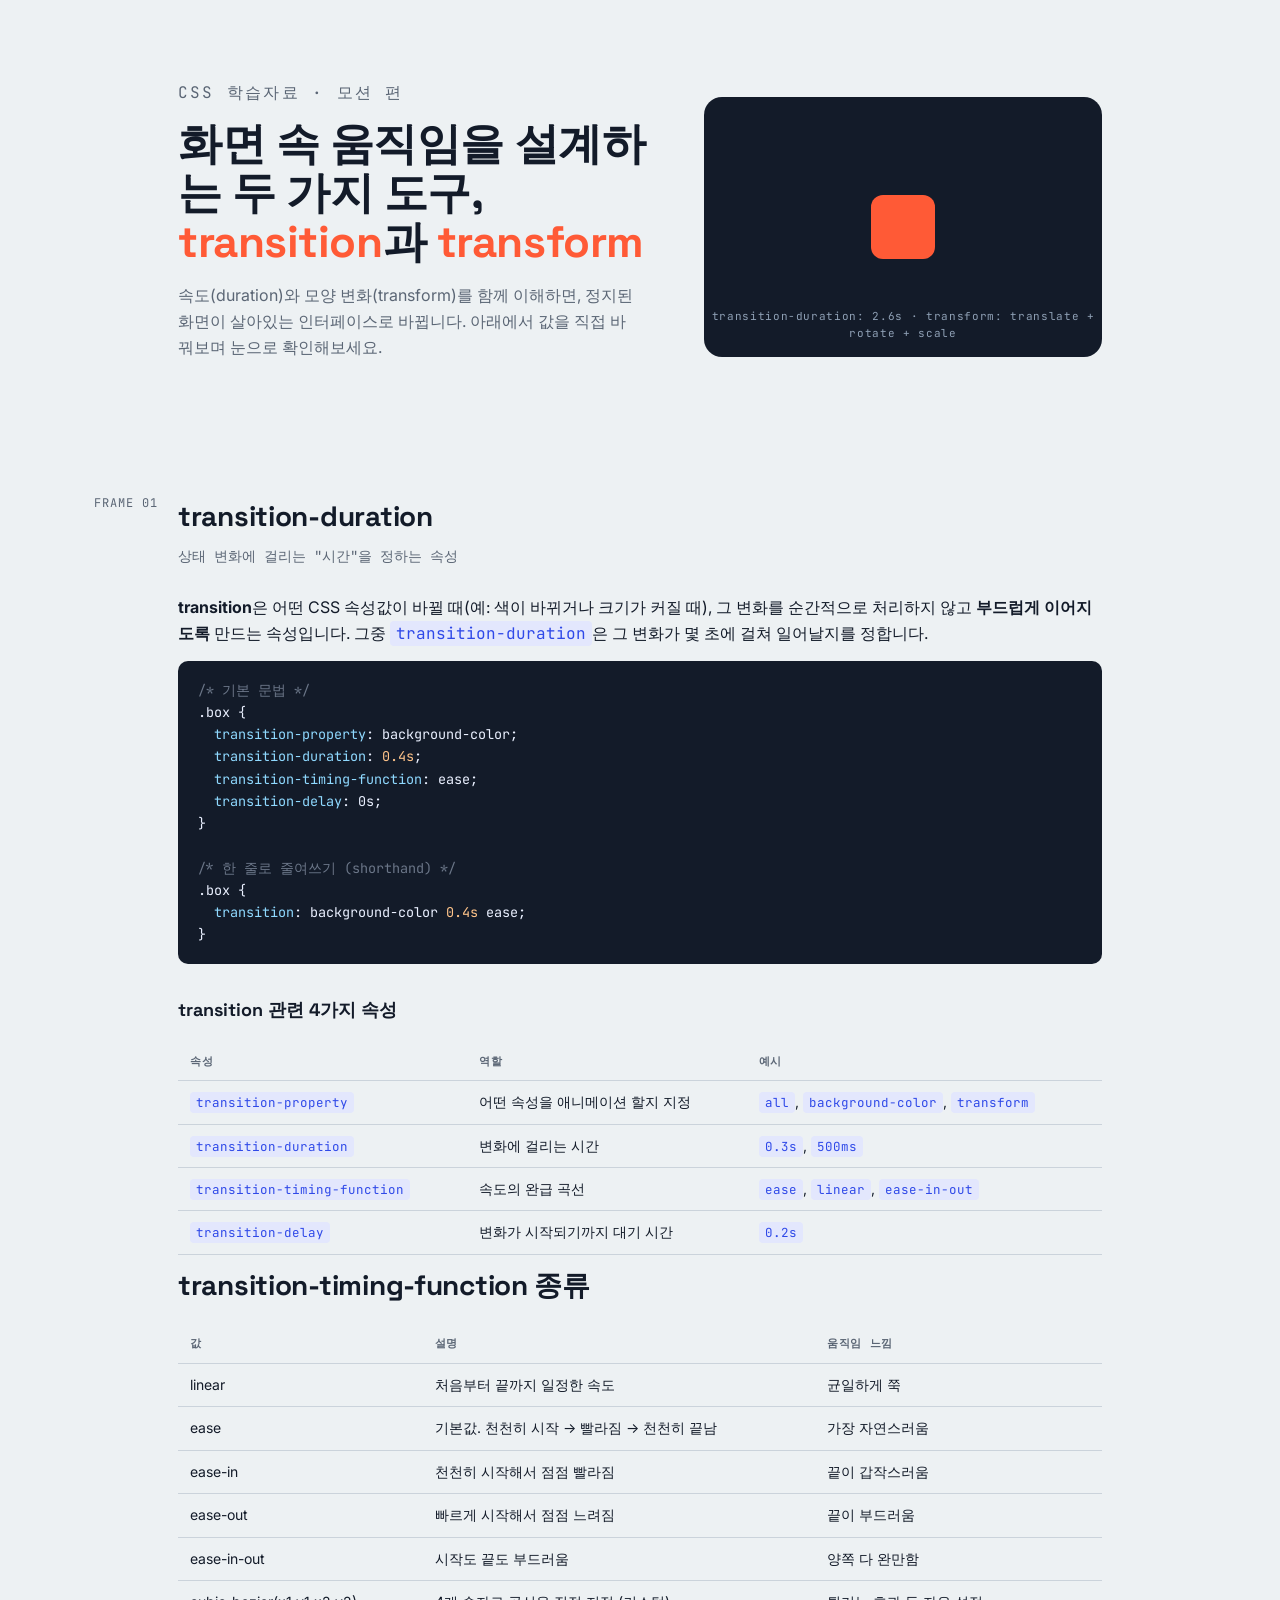
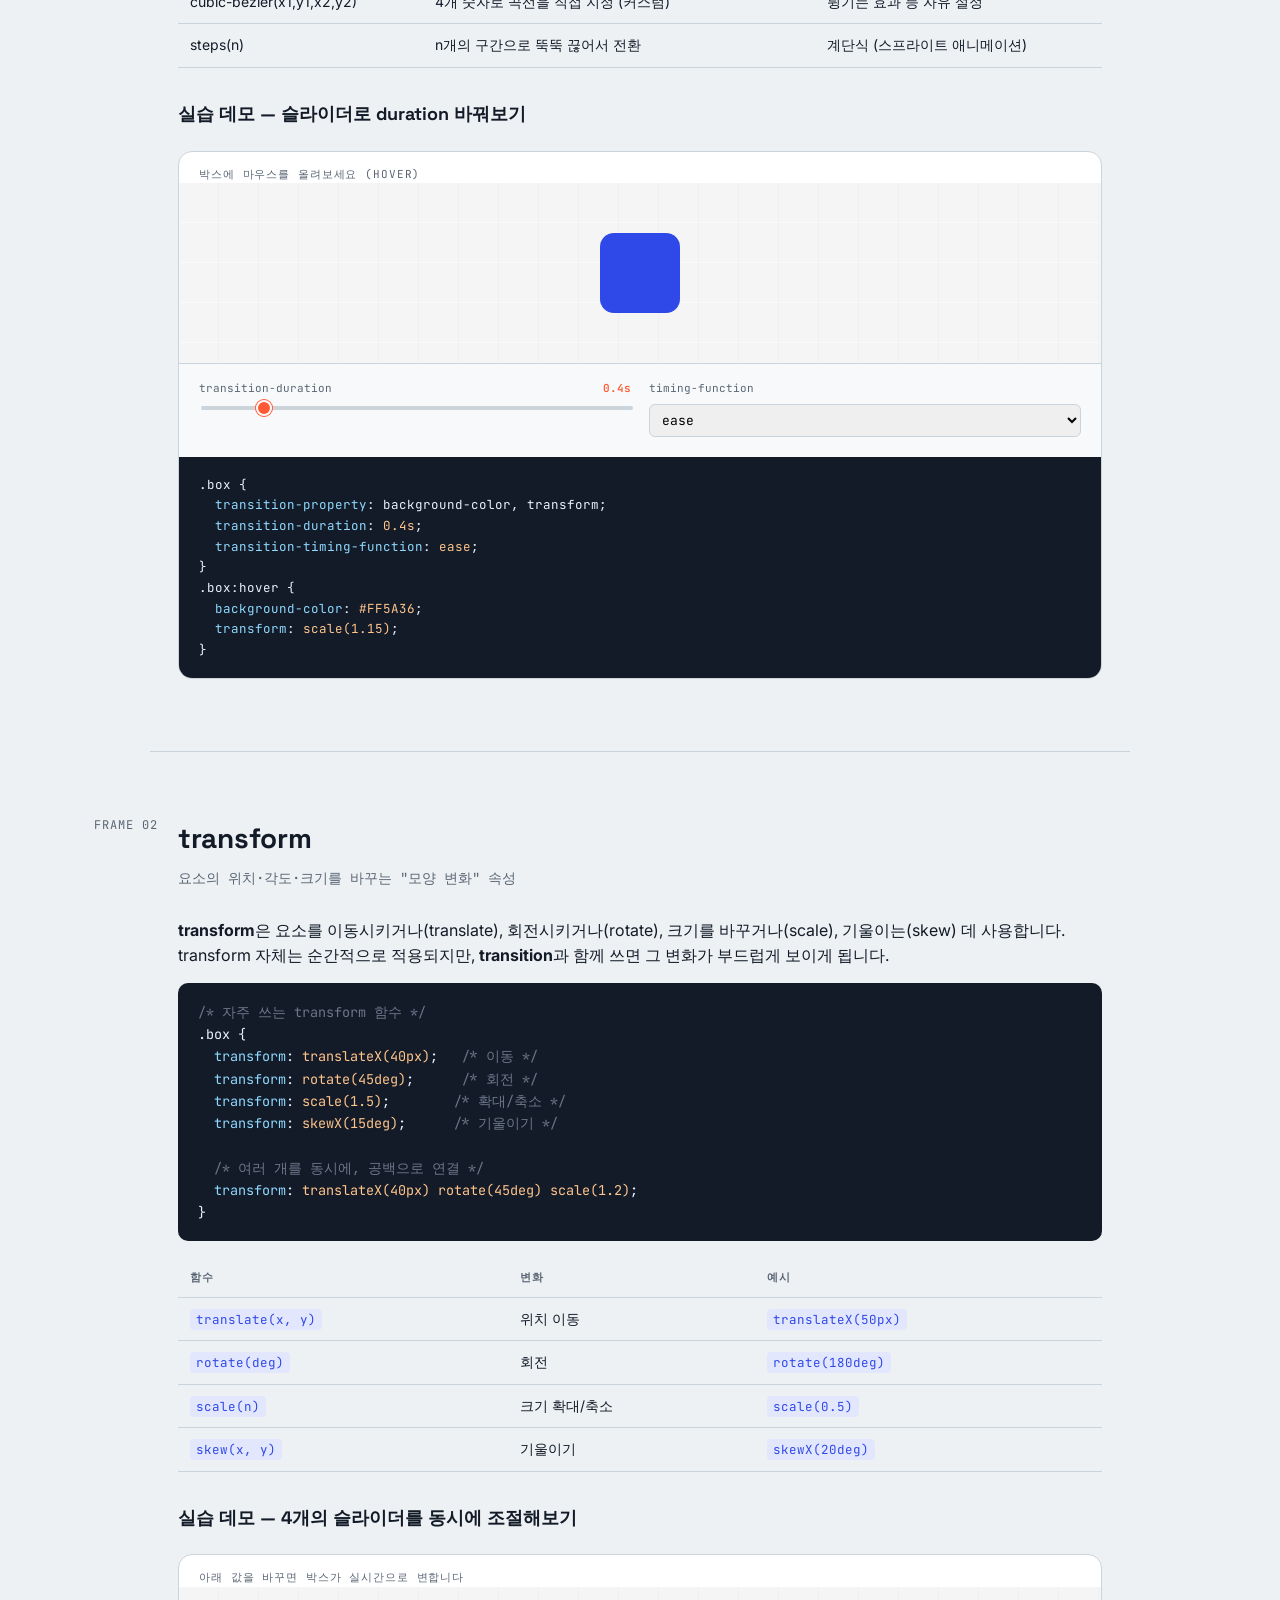
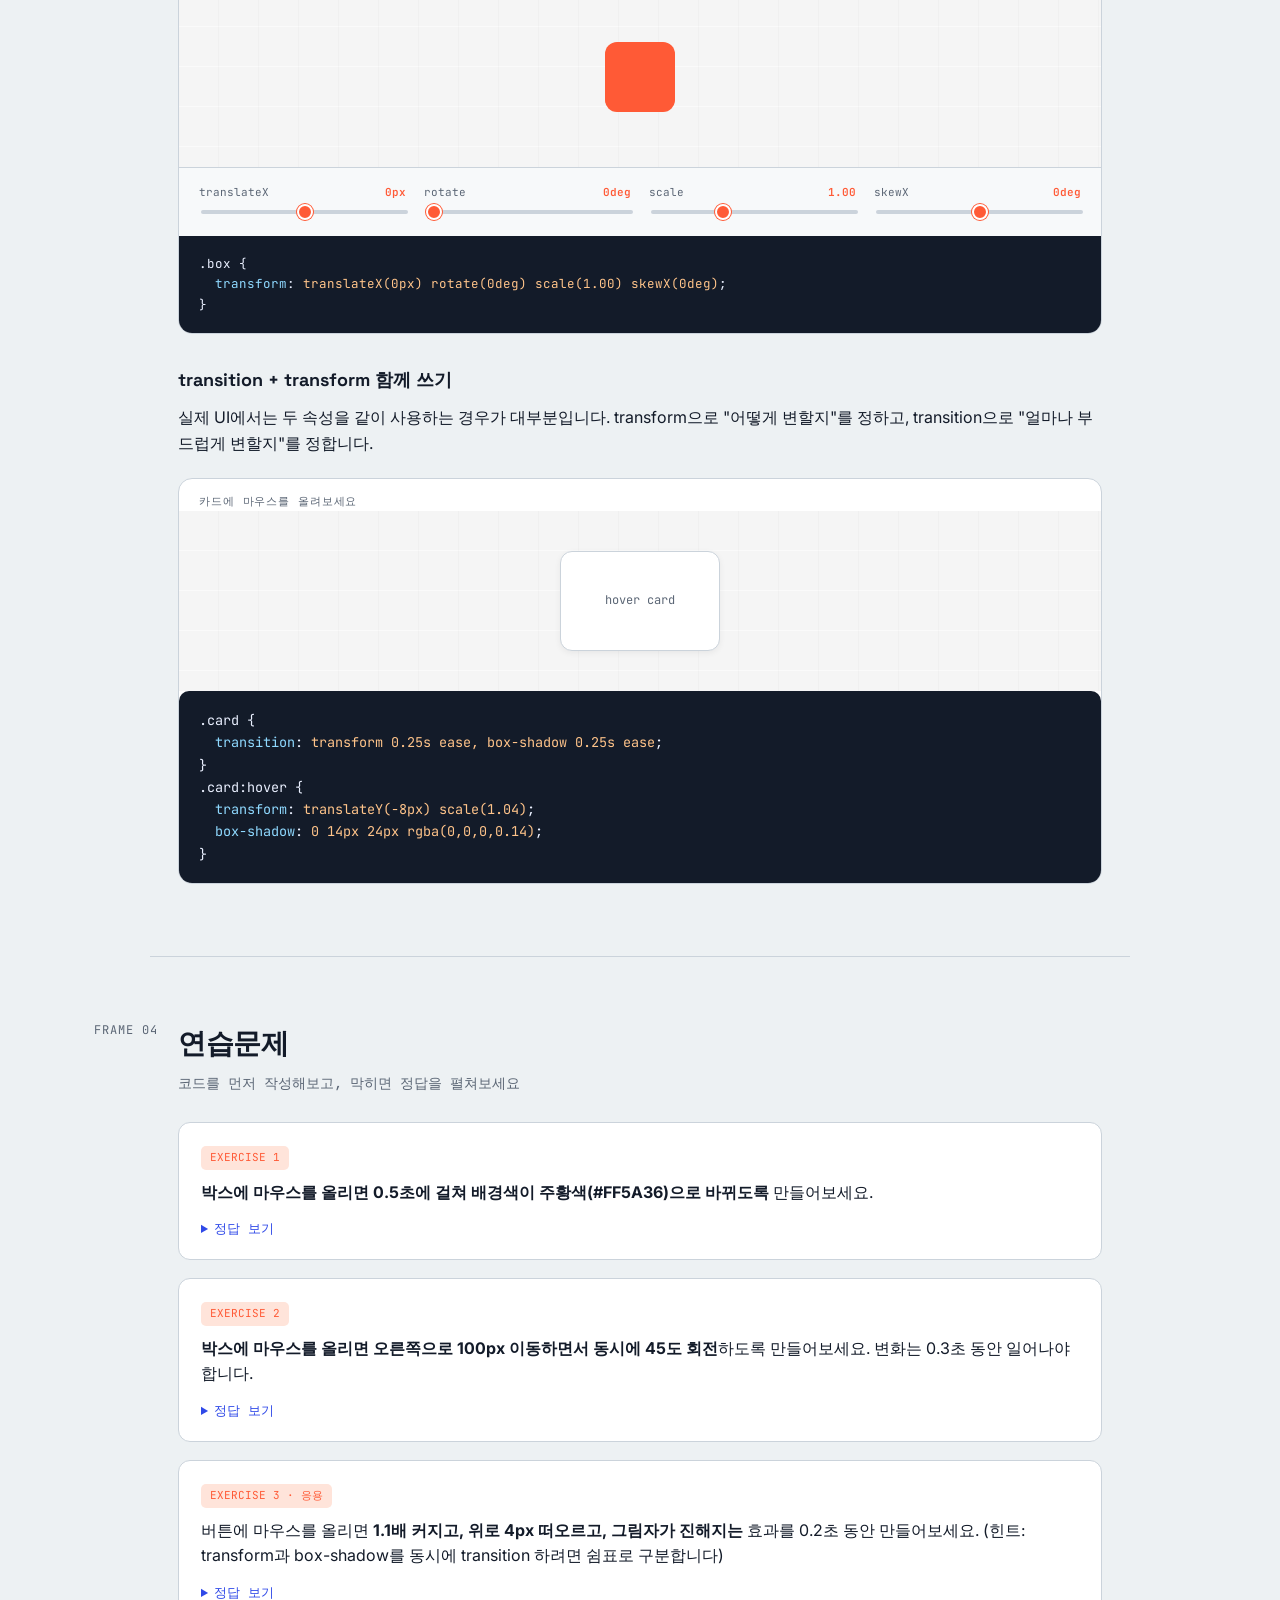
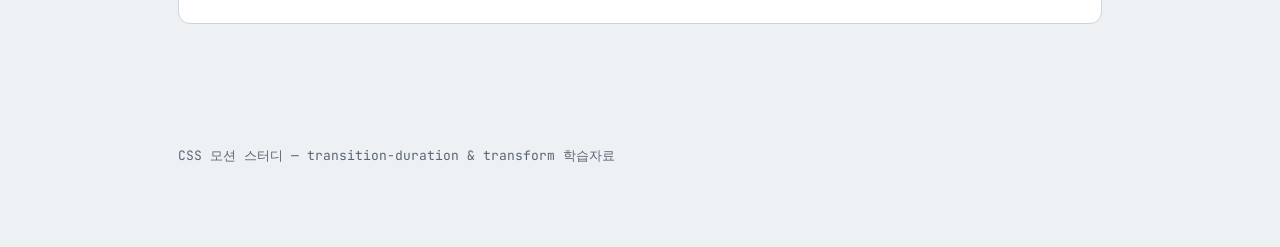
<file: html/zxc.html>
<!DOCTYPE html>
<html lang="ko">
<head>
<meta charset="UTF-8">
<meta name="viewport" content="width=device-width, initial-scale=1.0">
<title>CSS 모션 스터디 — transition-duration & transform</title>
<link rel="preconnect" href="https://fonts.googleapis.com">
<link href="https://fonts.googleapis.com/css2?family=Space+Grotesk:wght@400;500;600;700&family=Inter:wght@400;500;600&family=JetBrains+Mono:wght@400;500;600&display=swap" rel="stylesheet">
<style>
  :root{
    --paper:#EDF1F3;
    --paper-2:#FFFFFF;
    --ink:#131B29;
    --ink-soft:#5B6675;
    --line:#CBD3DB;
    --motion:#FF5A36;
    --motion-dim:#FFE4DA;
    --structure:#2F49E8;
    --structure-dim:#E3E7FD;
    --mono:'JetBrains Mono', monospace;
    --display:'Space Grotesk', sans-serif;
    --body:'Inter', sans-serif;
  }
  *{box-sizing:border-box;}
  html{scroll-behavior:smooth;}
  body{
    margin:0;
    background:var(--paper);
    color:var(--ink);
    font-family:var(--body);
    line-height:1.6;
  }
  a{color:var(--structure);}

  /* ---------- layout shell ---------- */
  .frame{
    max-width:980px;
    margin:0 auto;
    padding:64px 28px;
    position:relative;
  }
  .frame + .frame{
    border-top:1px solid var(--line);
  }
  .frame-num{
    position:absolute;
    left:0;
    top:64px;
    font-family:var(--mono);
    font-size:12px;
    color:var(--ink-soft);
    letter-spacing:0.08em;
  }
  @media (min-width:1120px){
    .frame-num{ left:-56px; }
  }

  /* ---------- hero ---------- */
  .hero{
    max-width:980px;
    margin:0 auto;
    padding:80px 28px 56px;
    display:grid;
    grid-template-columns:1.1fr 0.9fr;
    gap:40px;
    align-items:center;
  }
  @media (max-width:760px){
    .hero{ grid-template-columns:1fr; }
  }
  .eyebrow{
    font-family:var(--mono);
    font-size:12px;
    letter-spacing:0.14em;
    color:var(--motion);
    text-transform:uppercase;
    margin:0 0 14px;
  }
  h1{
    font-family:var(--display);
    font-size:44px;
    line-height:1.12;
    margin:0 0 16px;
    letter-spacing:-0.01em;
  }
  h1 span{color:var(--motion);}
  .hero p{
    color:var(--ink-soft);
    font-size:16px;
    max-width:46ch;
  }
  .hero-stage{
    background:var(--ink);
    border-radius:18px;
    height:260px;
    position:relative;
    overflow:hidden;
    display:flex;
    align-items:center;
    justify-content:center;
  }
  .hero-box{
    width:64px;
    height:64px;
    border-radius:12px;
    background:var(--motion);
    animation:hero-move 2.6s cubic-bezier(.65,0,.35,1) infinite alternate;
  }
  @keyframes hero-move{
    0%{ transform:translateX(-140px) rotate(0deg) scale(1); background:var(--motion); }
    50%{ transform:translateX(0) rotate(180deg) scale(1.4); background:#FFB199; }
    100%{ transform:translateX(140px) rotate(360deg) scale(1); background:var(--motion); }
  }
  .hero-caption{
    position:absolute;
    bottom:14px;
    left:0; right:0;
    text-align:center;
    font-family:var(--mono);
    font-size:11px;
    color:#8FA0B5;
    letter-spacing:0.06em;
  }

  /* ---------- typography ---------- */
  h2{
    font-family:var(--display);
    font-size:28px;
    margin:0 0 6px;
    letter-spacing:-0.01em;
  }
  .section-sub{
    color:var(--ink-soft);
    font-size:14px;
    margin:0 0 28px;
    font-family:var(--mono);
  }
  h3{
    font-family:var(--display);
    font-size:18px;
    margin:32px 0 10px;
  }
  p{ margin:0 0 14px; }

  /* ---------- code blocks ---------- */
  .code{
    background:var(--ink);
    color:#EAF0FF;
    font-family:var(--mono);
    font-size:13.5px;
    padding:18px 20px;
    border-radius:10px;
    overflow-x:auto;
    line-height:1.65;
    white-space:pre;
  }
  .code .prop{ color:#8FD9FF; }
  .code .val{ color:#FFC48A; }
  .code .comment{ color:#6B7688; }

  /* ---------- property table ---------- */
  table{
    width:100%;
    border-collapse:collapse;
    margin:18px 0 8px;
    font-size:14px;
  }
  th,td{
    text-align:left;
    padding:10px 12px;
    border-bottom:1px solid var(--line);
    vertical-align:top;
  }
  th{
    font-family:var(--mono);
    font-size:11px;
    letter-spacing:0.06em;
    text-transform:uppercase;
    color:var(--ink-soft);
  }
  td code{
    font-family:var(--mono);
    background:var(--structure-dim);
    color:var(--structure);
    padding:2px 6px;
    border-radius:4px;
    font-size:12.5px;
  }

  /* ---------- demo card ---------- */
  .demo{
    background:var(--paper-2);
    border:1px solid var(--line);
    border-radius:14px;
    margin:22px 0 8px;
    overflow:hidden;
  }
  .demo-label{
    font-family:var(--mono);
    font-size:11px;
    letter-spacing:0.08em;
    text-transform:uppercase;
    color:var(--ink-soft);
    padding:14px 20px 0;
  }
  .stage{
    min-height:180px;
    display:flex;
    align-items:center;
    justify-content:center;
    padding:30px 20px;
    background:
      linear-gradient(90deg, transparent 39px, rgba(0,0,0,0.04) 40px),
      linear-gradient(rgba(0,0,0,0.04) 39px, transparent 40px);
    background-size:40px 40px;
  }
  .controls{
    display:flex;
    flex-wrap:wrap;
    gap:18px;
    padding:16px 20px 20px;
    border-top:1px solid var(--line);
    background:#F7F9FA;
  }
  .control{
    display:flex;
    flex-direction:column;
    gap:6px;
    min-width:150px;
    flex:1;
  }
  .control label{
    font-family:var(--mono);
    font-size:11px;
    color:var(--ink-soft);
    display:flex;
    justify-content:space-between;
  }
  .control label b{ color:var(--motion); font-weight:600; }
  input[type=range]{
    -webkit-appearance:none;
    width:100%;
    height:4px;
    border-radius:2px;
    background:var(--line);
    outline:none;
  }
  input[type=range]::-webkit-slider-thumb{
    -webkit-appearance:none;
    width:16px; height:16px;
    border-radius:50%;
    background:var(--motion);
    cursor:pointer;
    border:2px solid #fff;
    box-shadow:0 0 0 1px var(--motion);
  }
  .live-code{
    margin:0;
    border-radius:0;
    font-size:12.5px;
  }

  /* ---------- practice / playground ---------- */
  .playground{
    display:grid;
    grid-template-columns:1fr 1fr;
    gap:0;
    border:1px solid var(--line);
    border-radius:14px;
    overflow:hidden;
    margin:18px 0;
  }
  @media (max-width:700px){
    .playground{ grid-template-columns:1fr; }
  }
  .pg-editor{
    background:var(--ink);
    display:flex;
    flex-direction:column;
  }
  .pg-editor-label{
    font-family:var(--mono);
    font-size:11px;
    color:#8FA0B5;
    padding:12px 16px;
    border-bottom:1px solid #263141;
  }
  textarea{
    flex:1;
    background:var(--ink);
    color:#EAF0FF;
    font-family:var(--mono);
    font-size:13px;
    border:none;
    outline:none;
    resize:none;
    padding:16px;
    min-height:220px;
    line-height:1.6;
  }
  .pg-stage{
    background:var(--paper-2);
    display:flex;
    align-items:center;
    justify-content:center;
    position:relative;
  }
  .pg-target{
    width:72px;
    height:72px;
    background:var(--structure);
    border-radius:10px;
  }
  .pg-hint{
    position:absolute;
    top:12px; left:14px;
    font-family:var(--mono);
    font-size:11px;
    color:var(--ink-soft);
  }

  /* ---------- exercises ---------- */
  .exercise{
    border:1px solid var(--line);
    border-radius:12px;
    padding:20px 22px;
    margin:18px 0;
    background:var(--paper-2);
  }
  .exercise-tag{
    display:inline-block;
    font-family:var(--mono);
    font-size:11px;
    color:var(--motion);
    background:var(--motion-dim);
    padding:3px 9px;
    border-radius:5px;
    margin-bottom:10px;
  }
  details{
    margin-top:12px;
  }
  summary{
    cursor:pointer;
    font-family:var(--mono);
    font-size:12.5px;
    color:var(--structure);
    outline:none;
  }
  details .code{ margin-top:10px; }

  /* ---------- footer ---------- */
  footer{
    max-width:980px;
    margin:0 auto;
    padding:40px 28px 80px;
    color:var(--ink-soft);
    font-size:13px;
    font-family:var(--mono);
  }

  @media (prefers-reduced-motion: reduce){
    .hero-box{ animation:none; }
  }

  
</style>
</head>
<body>
  <!-- HERO -->
  <div class="hero">
    <div>
      <p class="eyebrow">CSS 학습자료 · 모션 편</p>
      <h1>화면 속 움직임을 설계하는 두 가지 도구,<br><span>transition</span>과 <span>transform</span></h1>
      <p>속도(duration)와 모양 변화(transform)를 함께 이해하면, 정지된 화면이 살아있는 인터페이스로 바뀝니다. 아래에서 값을 직접 바꿔보며 눈으로 확인해보세요.</p>
    </div>
    <div class="hero-stage">
      <div class="hero-box"></div>
      <div class="hero-caption">transition-duration: 2.6s · transform: translate + rotate + scale</div>
    </div>
  </div>

  <!-- FRAME 01 : transition-duration -->
  <div class="frame" id="transition">
    <div class="frame-num">FRAME 01</div>
    <h2>transition-duration</h2>
    <p class="section-sub">상태 변화에 걸리는 "시간"을 정하는 속성</p>

    <p><b>transition</b>은 어떤 CSS 속성값이 바뀔 때(예: 색이 바뀌거나 크기가 커질 때), 그 변화를 순간적으로 처리하지 않고 <b>부드럽게 이어지도록</b> 만드는 속성입니다. 그중 <code style="font-family:var(--mono);background:var(--structure-dim);color:var(--structure);padding:2px 6px;border-radius:4px;">transition-duration</code>은 그 변화가 몇 초에 걸쳐 일어날지를 정합니다.</p>

    <div class="code"><span class="comment">/* 기본 문법 */</span>
.box {
  <span class="prop">transition-property</span>: background-color;
  <span class="prop">transition-duration</span>: <span class="val">0.4s</span>;
  <span class="prop">transition-timing-function</span>: ease;
  <span class="prop">transition-delay</span>: 0s;
}

<span class="comment">/* 한 줄로 줄여쓰기 (shorthand) */</span>
.box {
  <span class="prop">transition</span>: background-color <span class="val">0.4s</span> ease;
}</div>

    <h3>transition 관련 4가지 속성</h3>
    <table>
      <tr><th>속성</th><th>역할</th><th>예시</th></tr>
      <tr><td><code>transition-property</code></td><td>어떤 속성을 애니메이션 할지 지정</td><td><code>all</code>, <code>background-color</code>, <code>transform</code></td></tr>
      <tr><td><code>transition-duration</code></td><td>변화에 걸리는 시간</td><td><code>0.3s</code>, <code>500ms</code></td></tr>
      <tr><td><code>transition-timing-function</code></td><td>속도의 완급 곡선</td><td><code>ease</code>, <code>linear</code>, <code>ease-in-out</code></td></tr>
      <tr><td><code>transition-delay</code></td><td>변화가 시작되기까지 대기 시간</td><td><code>0.2s</code></td></tr>
    </table>

    <section class="m-center max-w-lg py-4">
  <h2 class="fs-xl mb-3">transition-timing-function 종류</h2>
  <table class="w-100" style="border-collapse: separate; border-spacing: 0;">
    <thead>
      <tr class="bg-dark text-white">
        <th class="p-2 text-left">값</th>
        <th class="p-2 text-left">설명</th>
        <th class="p-2 text-left">움직임 느낌</th>
      </tr>
    </thead>
    <tbody>
      <tr class="border-b">
        <td class="p-2 fw-bold">linear</td>
        <td class="p-2">처음부터 끝까지 일정한 속도</td>
        <td class="p-2 text-gray">균일하게 쭉</td>
      </tr>
      <tr class="border-b">
        <td class="p-2 fw-bold">ease</td>
        <td class="p-2">기본값. 천천히 시작 → 빨라짐 → 천천히 끝남</td>
        <td class="p-2 text-gray">가장 자연스러움</td>
      </tr>
      <tr class="border-b">
        <td class="p-2 fw-bold">ease-in</td>
        <td class="p-2">천천히 시작해서 점점 빨라짐</td>
        <td class="p-2 text-gray">끝이 갑작스러움</td>
      </tr>
      <tr class="border-b">
        <td class="p-2 fw-bold">ease-out</td>
        <td class="p-2">빠르게 시작해서 점점 느려짐</td>
        <td class="p-2 text-gray">끝이 부드러움</td>
      </tr>
      <tr class="border-b">
        <td class="p-2 fw-bold">ease-in-out</td>
        <td class="p-2">시작도 끝도 부드러움</td>
        <td class="p-2 text-gray">양쪽 다 완만함</td>
      </tr>
      <tr class="border-b">
        <td class="p-2 fw-bold">cubic-bezier(x1,y1,x2,y2)</td>
        <td class="p-2">4개 숫자로 곡선을 직접 지정 (커스텀)</td>
        <td class="p-2 text-gray">튕기는 효과 등 자유 설정</td>
      </tr>
      <tr>
        <td class="p-2 fw-bold">steps(n)</td>
        <td class="p-2">n개의 구간으로 뚝뚝 끊어서 전환</td>
        <td class="p-2 text-gray">계단식 (스프라이트 애니메이션)</td>
      </tr>
    </tbody>
  </table>
</section>

    <h3>실습 데모 — 슬라이더로 duration 바꿔보기</h3>
    <div class="demo">
      <div class="demo-label">박스에 마우스를 올려보세요 (hover)</div>
      <div class="stage">
        <div id="t-box" style="width:80px;height:80px;border-radius:14px;background:#2F49E8;"></div>
      </div>
      <div class="controls">
        <div class="control">
          <label>transition-duration <b id="t-duration-val">0.4s</b></label>
          <input type="range" id="t-duration" min="0" max="30" value="4" step="1">
        </div>
        <div class="control">
          <label>timing-function</label>
          <select id="t-timing" style="font-family:var(--mono);font-size:13px;padding:6px 8px;border-radius:6px;border:1px solid var(--line);">
            <option value="ease">ease</option>
            <option value="linear">linear</option>
            <option value="ease-in">ease-in</option>
            <option value="ease-out">ease-out</option>
            <option value="ease-in-out">ease-in-out</option>
          </select>
        </div>
      </div>
      <pre class="code live-code" id="t-code"></pre>
    </div>
  </div>

  <!-- FRAME 02 : transform -->
  <div class="frame" id="transform">
    <div class="frame-num">FRAME 02</div>
    <h2>transform</h2>
    <p class="section-sub">요소의 위치·각도·크기를 바꾸는 "모양 변화" 속성</p>

    <p><b>transform</b>은 요소를 이동시키거나(translate), 회전시키거나(rotate), 크기를 바꾸거나(scale), 기울이는(skew) 데 사용합니다. transform 자체는 순간적으로 적용되지만, <b>transition</b>과 함께 쓰면 그 변화가 부드럽게 보이게 됩니다.</p>

    <div class="code"><span class="comment">/* 자주 쓰는 transform 함수 */</span>
.box {
  <span class="prop">transform</span>: <span class="val">translateX(40px)</span>;   <span class="comment">/* 이동 */</span>
  <span class="prop">transform</span>: <span class="val">rotate(45deg)</span>;      <span class="comment">/* 회전 */</span>
  <span class="prop">transform</span>: <span class="val">scale(1.5)</span>;        <span class="comment">/* 확대/축소 */</span>
  <span class="prop">transform</span>: <span class="val">skewX(15deg)</span>;      <span class="comment">/* 기울이기 */</span>

  <span class="comment">/* 여러 개를 동시에, 공백으로 연결 */</span>
  <span class="prop">transform</span>: <span class="val">translateX(40px) rotate(45deg) scale(1.2)</span>;
}</div>

    <table>
      <tr><th>함수</th><th>변화</th><th>예시</th></tr>
      <tr><td><code>translate(x, y)</code></td><td>위치 이동</td><td><code>translateX(50px)</code></td></tr>
      <tr><td><code>rotate(deg)</code></td><td>회전</td><td><code>rotate(180deg)</code></td></tr>
      <tr><td><code>scale(n)</code></td><td>크기 확대/축소</td><td><code>scale(0.5)</code></td></tr>
      <tr><td><code>skew(x, y)</code></td><td>기울이기</td><td><code>skewX(20deg)</code></td></tr>
    </table>

    <h3>실습 데모 — 4개의 슬라이더를 동시에 조절해보기</h3>
    <div class="demo">
      <div class="demo-label">아래 값을 바꾸면 박스가 실시간으로 변합니다</div>
      <div class="stage">
        <div id="f-box" style="width:70px;height:70px;border-radius:12px;background:#FF5A36;transition:transform 0.15s ease;"></div>
      </div>
      <div class="controls">
        <div class="control">
          <label>translateX <b id="f-tx-val">0px</b></label>
          <input type="range" id="f-tx" min="-100" max="100" value="0">
        </div>
        <div class="control">
          <label>rotate <b id="f-rot-val">0deg</b></label>
          <input type="range" id="f-rot" min="0" max="360" value="0">
        </div>
        <div class="control">
          <label>scale <b id="f-scale-val">1.0</b></label>
          <input type="range" id="f-scale" min="50" max="200" value="100">
        </div>
        <div class="control">
          <label>skewX <b id="f-skew-val">0deg</b></label>
          <input type="range" id="f-skew" min="-45" max="45" value="0">
        </div>
      </div>
      <pre class="code live-code" id="f-code"></pre>
    </div>

    <h3>transition + transform 함께 쓰기</h3>
    <p>실제 UI에서는 두 속성을 같이 사용하는 경우가 대부분입니다. transform으로 "어떻게 변할지"를 정하고, transition으로 "얼마나 부드럽게 변할지"를 정합니다.</p>
    <div class="demo">
      <div class="demo-label">카드에 마우스를 올려보세요</div>
      <div class="stage">
        <div style="width:160px;height:100px;border-radius:12px;background:#fff;border:1px solid var(--line);box-shadow:0 2px 6px rgba(0,0,0,0.06);display:flex;align-items:center;justify-content:center;font-family:var(--mono);font-size:12px;color:var(--ink-soft);transition:transform 0.25s ease, box-shadow 0.25s ease;cursor:pointer;"
             onmouseover="this.style.transform='translateY(-8px) scale(1.04)';this.style.boxShadow='0 14px 24px rgba(0,0,0,0.14)';"
             onmouseout="this.style.transform='none';this.style.boxShadow='0 2px 6px rgba(0,0,0,0.06)';">
          hover card
        </div>
      </div>
      <div class="code">.card {
  <span class="prop">transition</span>: <span class="val">transform 0.25s ease, box-shadow 0.25s ease</span>;
}
.card:hover {
  <span class="prop">transform</span>: <span class="val">translateY(-8px) scale(1.04)</span>;
  <span class="prop">box-shadow</span>: <span class="val">0 14px 24px rgba(0,0,0,0.14)</span>;
}</div>
    </div>
  </div>

  
  <!-- FRAME 04 : exercises -->
  <div class="frame" id="exercises">
    <div class="frame-num">FRAME 04</div>
    <h2>연습문제</h2>
    <p class="section-sub">코드를 먼저 작성해보고, 막히면 정답을 펼쳐보세요</p>

    <div class="exercise">
      <span class="exercise-tag">EXERCISE 1</span>
      <p><b>박스에 마우스를 올리면 0.5초에 걸쳐 배경색이 주황색(#FF5A36)으로 바뀌도록</b> 만들어보세요.</p>
      <details>
        <summary>정답 보기</summary>
        <div class="code">.box {
  <span class="prop">background</span>: <span class="val">#2F49E8</span>;
  <span class="prop">transition</span>: <span class="val">background-color 0.5s ease</span>;
}
.box:hover {
  <span class="prop">background-color</span>: <span class="val">#FF5A36</span>;
}</div>
      </details>
    </div>

    <div class="exercise">
      <span class="exercise-tag">EXERCISE 2</span>
      <p><b>박스에 마우스를 올리면 오른쪽으로 100px 이동하면서 동시에 45도 회전</b>하도록 만들어보세요. 변화는 0.3초 동안 일어나야 합니다.</p>
      <details>
        <summary>정답 보기</summary>
        <div class="code">.box {
  <span class="prop">transition</span>: <span class="val">transform 0.3s ease</span>;
}
.box:hover {
  <span class="prop">transform</span>: <span class="val">translateX(100px) rotate(45deg)</span>;
}</div>
      </details>
    </div>

    <div class="exercise">
      <span class="exercise-tag">EXERCISE 3 · 응용</span>
      <p>버튼에 마우스를 올리면 <b>1.1배 커지고, 위로 4px 떠오르고, 그림자가 진해지는</b> 효과를 0.2초 동안 만들어보세요. (힌트: transform과 box-shadow를 동시에 transition 하려면 쉼표로 구분합니다)</p>
      <details>
        <summary>정답 보기</summary>
        <div class="code">.button {
  <span class="prop">transition</span>: <span class="val">transform 0.2s ease, box-shadow 0.2s ease</span>;
}
.button:hover {
  <span class="prop">transform</span>: <span class="val">translateY(-4px) scale(1.1)</span>;
  <span class="prop">box-shadow</span>: <span class="val">0 10px 20px rgba(0,0,0,0.2)</span>;
}</div>
      </details>
    </div>
  </div>

  <footer>
    CSS 모션 스터디 — transition-duration & transform 학습자료
  </footer>

<script>
  // ---- Frame 01: transition-duration demo ----
  const tBox = document.getElementById('t-box');
  const tDuration = document.getElementById('t-duration');
  const tDurationVal = document.getElementById('t-duration-val');
  const tTiming = document.getElementById('t-timing');
  const tCode = document.getElementById('t-code');

  function updateTransitionDemo(){
    const d = (tDuration.value / 10).toFixed(1);
    tDurationVal.textContent = d + 's';
    tBox.style.transition = `background-color ${d}s ${tTiming.value}, transform ${d}s ${tTiming.value}`;
    tCode.innerHTML = `.box {\n  <span class="prop">transition-property</span>: background-color, transform;\n  <span class="prop">transition-duration</span>: <span class="val">${d}s</span>;\n  <span class="prop">transition-timing-function</span>: <span class="val">${tTiming.value}</span>;\n}\n.box:hover {\n  <span class="prop">background-color</span>: <span class="val">#FF5A36</span>;\n  <span class="prop">transform</span>: <span class="val">scale(1.15)</span>;\n}`;
  }
  tBox.addEventListener('mouseenter', () => {
    tBox.style.backgroundColor = '#FF5A36';
    tBox.style.transform = 'scale(1.15)';
  });
  tBox.addEventListener('mouseleave', () => {
    tBox.style.backgroundColor = '#2F49E8';
    tBox.style.transform = 'scale(1)';
  });
  tDuration.addEventListener('input', updateTransitionDemo);
  tTiming.addEventListener('change', updateTransitionDemo);
  updateTransitionDemo();

  // ---- Frame 02: transform demo ----
  const fBox = document.getElementById('f-box');
  const fTx = document.getElementById('f-tx');
  const fRot = document.getElementById('f-rot');
  const fScale = document.getElementById('f-scale');
  const fSkew = document.getElementById('f-skew');
  const fCode = document.getElementById('f-code');

  function updateTransformDemo(){
    const tx = fTx.value;
    const rot = fRot.value;
    const scale = (fScale.value / 100).toFixed(2);
    const skew = fSkew.value;

    document.getElementById('f-tx-val').textContent = tx + 'px';
    document.getElementById('f-rot-val').textContent = rot + 'deg';
    document.getElementById('f-scale-val').textContent = scale;
    document.getElementById('f-skew-val').textContent = skew + 'deg';

    const transformStr = `translateX(${tx}px) rotate(${rot}deg) scale(${scale}) skewX(${skew}deg)`;
    fBox.style.transform = transformStr;
    fCode.innerHTML = `.box {\n  <span class="prop">transform</span>: <span class="val">${transformStr}</span>;\n}`;
  }
  [fTx, fRot, fScale, fSkew].forEach(el => el.addEventListener('input', updateTransformDemo));
  updateTransformDemo();

  // ---- Frame 03: playground ----
  const pgCss = document.getElementById('pg-css');
  const pgTarget = document.getElementById('pg-target');
  function updatePlayground(){
    pgTarget.style.cssText = pgCss.value;
  }
  pgCss.addEventListener('input', updatePlayground);
  updatePlayground();
</script>
</body>
</html>
</file>
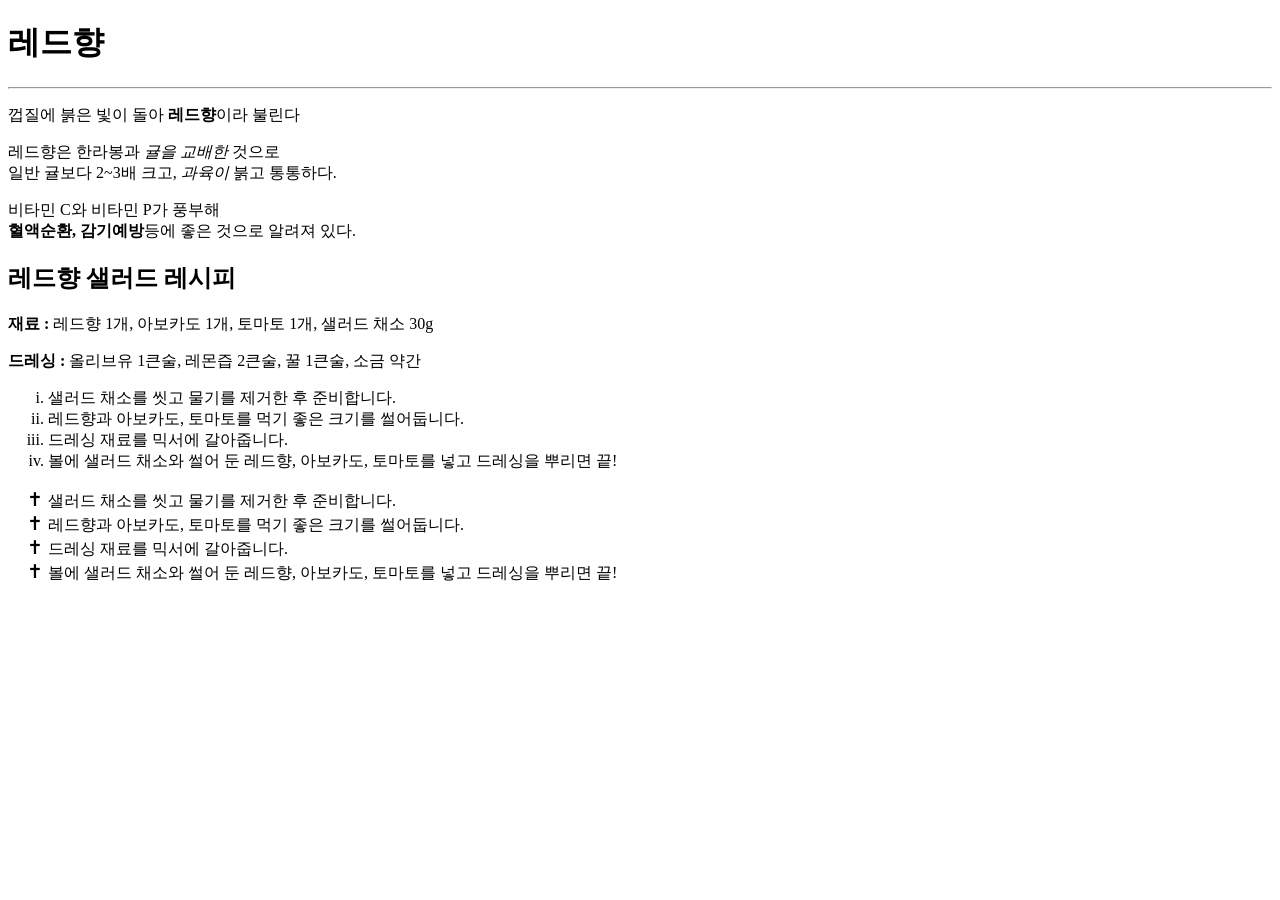
<file: html/레드향.html>
<!DOCTYPE html>
<html lang="en">
<head>
    <meta charset="UTF-8">
    <meta name="viewport" content="width=device-width, initial-scale=1.0">
    <title>Document</title>
    <style>
    ul ::marker {
         content: "✝ ";
         font-size: 1.2em;
} </style>
</head>
<body>
   
<h1>레드향</h1><hr>
<p>껍질에 붉은 빛이 돌아 <b>레드향</b>이라 불린다</p>

<p>레드향은 한라봉과 <em>귤을 교배한</em> 것으로<br>
일반 귤보다 2~3배 크고, <i>과육이</i> 붉고 통통하다.
</p>
<p>
비타민 C와 비타민 P가 풍부해<br>
<strong>혈액순환, 감기예방</strong>등에 좋은 것으로 알려져 있다.
</p>
<h2>레드향 샐러드 레시피</h2>
<p><b>재료 :</b> 레드향 1개, 아보카도 1개, 토마토 1개, 샐러드 채소 30g

<p><b>드레싱 :</b> 올리브유 1큰술, 레몬즙 2큰술, 꿀 1큰술, 소금 약간


<!--
    ol : 순서가 있는 목록
    type
        1:숫자(default)
        a:소문자
        A:대문자
        i:로마자
        I:로마자 대문자
    ul : 순서가 없는 목록 - 블릿

    <태그이름 속성이름=속성값 속성이름=속성값>
    --> 
<ol type="i">
    <li>샐러드 채소를 씻고 물기를 제거한 후 준비합니다.</li>
    <li>레드향과 아보카도, 토마토를 먹기 좋은 크기를 썰어둡니다.</li>
    <li>드레싱 재료를 믹서에 갈아줍니다.</li>
    <li>볼에 샐러드 채소와 썰어 둔 레드향, 아보카도, 토마토를 넣고 드레싱을 뿌리면 끝!</li>
</ol>
<ul type="i">
    <li>샐러드 채소를 씻고 물기를 제거한 후 준비합니다.</li>
    <li>레드향과 아보카도, 토마토를 먹기 좋은 크기를 썰어둡니다.</li>
    <li>드레싱 재료를 믹서에 갈아줍니다.</li>
    <li>볼에 샐러드 채소와 썰어 둔 레드향, 아보카도, 토마토를 넣고 드레싱을 뿌리면 끝!</li>
</ul>




</body>
</html>
</file>
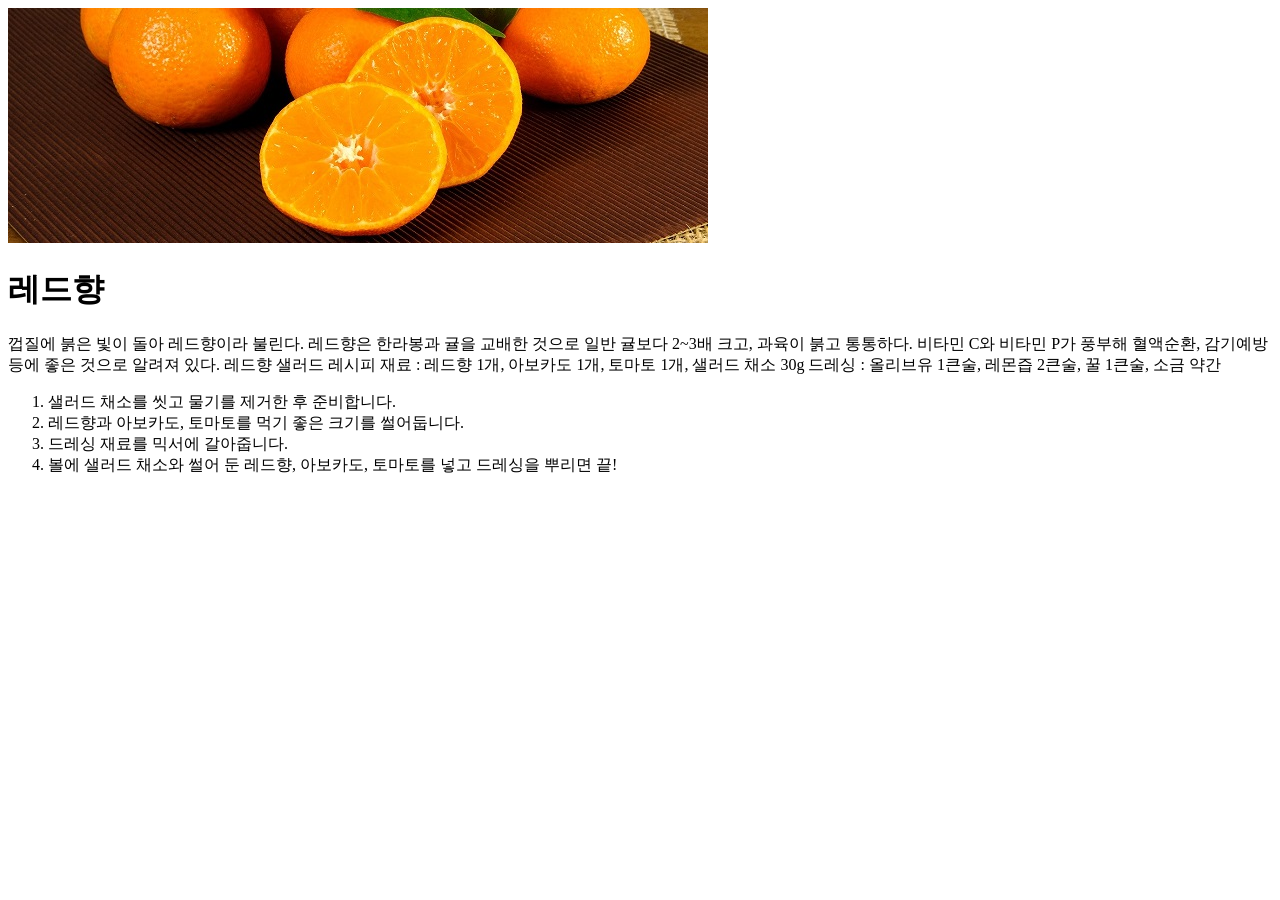
<file: html/레드향1.html>
<!DOCTYPE html>
<html lang="en">
<head>
    <meta charset="UTF-8">
    <meta name="viewport" content="width=device-width, initial-scale=1.0">
    <title>레드향</title>
</head>
<body>
    
    
    <!--
    제목 : h1-h6
    단락 : p
    줄바꿈 : br
    가로줄 : hr
    목록 : ol, ul
    목록아이템 : li
    두껍게 : b, strong
    길울임 : em, i
    -->
<!--이미지
src : 이미지 경로
alt : 이미지 대체 문구
👀경로 - 상대경로, 절대경로    
-->
    <img src="/html/img/tangerines.jpg" alt="맛있는 귤 이미지">
 
   <h1> 레드향</h1>
껍질에 붉은 빛이 돌아 레드향이라 불린다.

레드향은 한라봉과 귤을 교배한 것으로
일반 귤보다 2~3배 크고, 과육이 붉고 통통하다.

비타민 C와 비타민 P가 풍부해
혈액순환, 감기예방 등에 좋은 것으로 알려져 있다.

레드향 샐러드 레시피
재료 : 레드향 1개, 아보카도 1개, 토마토 1개, 샐러드 채소 30g

드레싱 : 올리브유 1큰술, 레몬즙 2큰술, 꿀 1큰술, 소금 약간

<ol>
<li>샐러드 채소를 씻고 물기를 제거한 후 준비합니다.</li>
<li>레드향과 아보카도, 토마토를 먹기 좋은 크기를 썰어둡니다.</li>
<li>드레싱 재료를 믹서에 갈아줍니다.</li>
<li>볼에 샐러드 채소와 썰어 둔 레드향, 아보카도, 토마토를 넣고 드레싱을 뿌리면 끝!</li>
</ol>
</body>
</html>
</file>
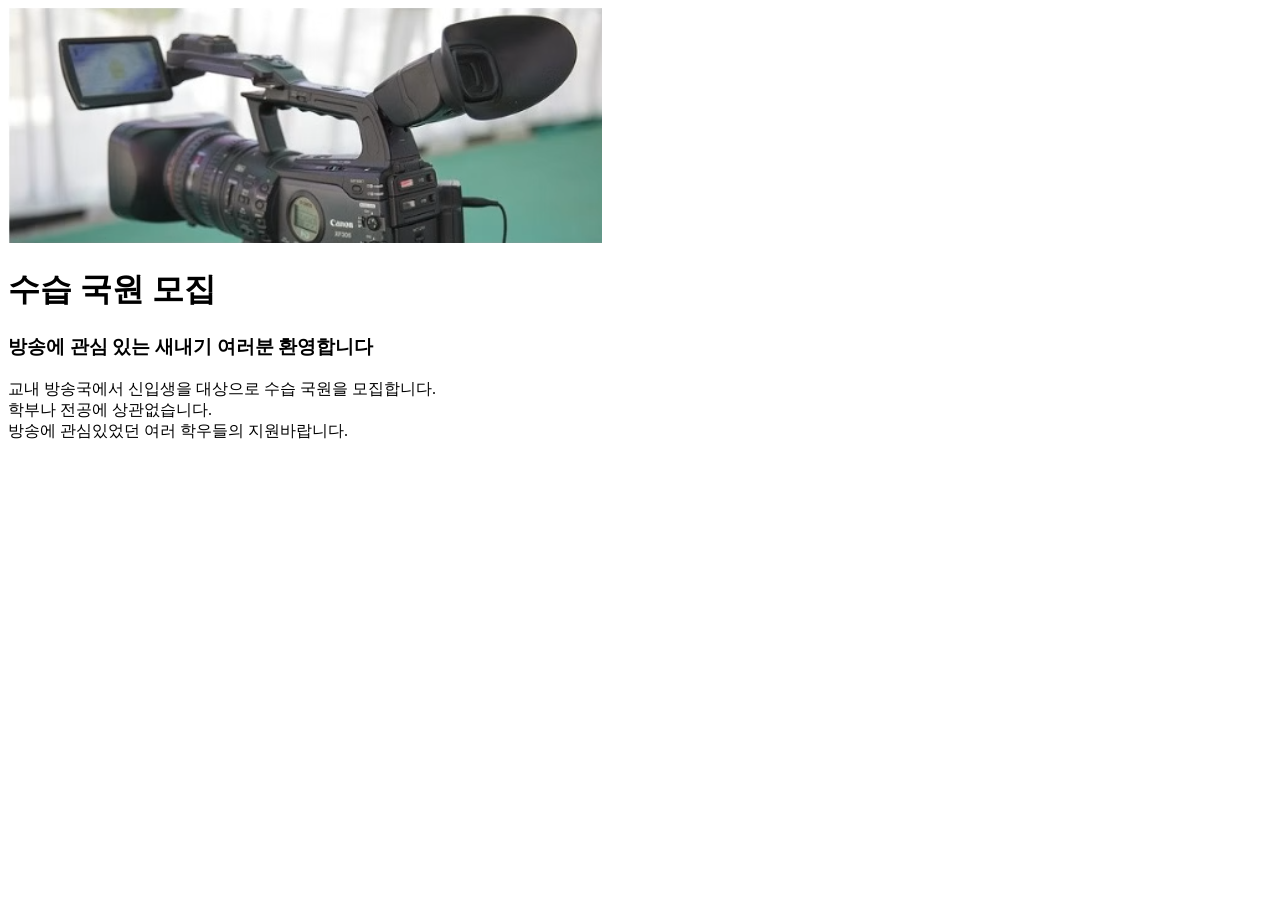
<file: html/수습국원모집1.html>
<!DOCTYPE html>
<html lang="en">
<head>
    <meta charset="UTF-8">
    <meta name="viewport" content="width=, initial-scale=1.0">
    <title>Document</title>
</head>
<body>

    <img src="/html/img/image.png" alt="">

    <h1>수습 국원 모집</h1>
    <h3>방송에 관심 있는 새내기 여러분 환영합니다</h3>
    <p>교내 방송국에서 신입생을 대상으로 수습 국원을 모집합니다.
        <br>학부나 전공에 상관없습니다.
       <br>방송에 관심있었던 여러 학우들의 지원바랍니다.</p>
    </body>
</html>
</file>
<file: css/basic.css>
/* ============================================================
   basic.css — 자주 쓰는 스타일 모음 (유틸리티 클래스 모음집)
   ------------------------------------------------------------
   사용법:
   <head> 안에 아래 한 줄만 추가하면 바로 사용할 수 있습니다.
   <link rel="stylesheet" href="basic.css">

   구성:
   1. 리셋(reset)      - 브라우저 기본 스타일 통일
   2. 색상 변수        - 자주 쓰는 색을 변수로 미리 등록
   3. 너비 / 높이       - w-*, h-*
   4. display          - d-*
   5. flexbox          - flex-*, justify-*, items-*, gap-*
   6. grid             - grid-cols-*
   7. 여백(margin/padding) - m-*, p-*
   8. 텍스트           - text-*, fw-*, fs-*
   9. 색               - text-색상, bg-색상
   10. 테두리 / 둥글기  - border-*, rounded-*
   11. position        - pos-*, inset-*
   12. 기타 자주 쓰는 것 - shadow, overflow, cursor, transition
   ============================================================ */


/* ============================================================
   1. 리셋(reset) — 브라우저마다 다른 기본값을 통일
   ============================================================ */
*, *::before, *::after{
  box-sizing: border-box;
}
body, h1, h2, h3, h4, h5, h6, p, ul, ol, figure{
  margin: 0;
}
ul, ol{
  padding: 0;
  list-style: none;
}
a{
  text-decoration: none;
  color: inherit;
}
img, video{
  max-width: 100%;
  display: block;
}
button, input, textarea, select{
  font: inherit;
  color: inherit;
}
button{
  cursor: pointer;
  background: none;
  border: none;
}
body{
  font-family: -apple-system, "Malgun Gothic", "Apple SD Gothic Neo", sans-serif;
  line-height: 1.5;
  -webkit-font-smoothing: antialiased;
}


/* ============================================================
   2. 색상 변수 — 프로젝트 전체에서 재사용할 색을 한 곳에 등록
   :root에 등록해두면 var(--primary) 처럼 어디서든 꺼내 쓸 수 있음
   ============================================================ */
:root{
  --primary: #2F49E8;
  --secondary: #0EA5A0;
  --accent: #FF5A36;
  --dark: #131B29;
  --gray: #5B6675;
  --gray-light: #CBD3DB;
  --light: #EDF1F3;
  --white: #FFFFFF;
  --danger: #E0483C;
  --success: #1E9E5A;
  --warning: #FFD166;
  --navy: navy;

  /* 여백/모서리에 쓸 공용 스케일 (아래 margin/padding/rounded에서 사용) */
  --space-0: 0;
  --space-1: 4px;
  --space-2: 8px;
  --space-3: 12px;
  --space-4: 16px;
  --space-5: 24px;
  --space-6: 32px;
  --space-7: 48px;
}


/* ============================================================
   3. 너비 / 높이
   ============================================================ */
/* 비율(%) 너비 */
.w-25  { width: 25%; }
.w-50  { width: 50%; }
.w-75  { width: 75%; }
.w-100 { width: 100%; }
.w-auto{ width: auto; }

/* 자주 쓰는 고정 픽셀 너비 */
.w-100px{ width: 100px; }
.w-150px{ width: 150px; }
.w-200px{ width: 200px; }
.w-300px{ width: 300px; }
.w-400px{ width: 400px; }
.w-500px{ width: 500px; }

.max-w-100 { max-width: 100%; }
.max-w-sm  { max-width: 400px; }
.max-w-md  { max-width: 700px; }
.max-w-lg  { max-width: 1000px; }
.max-w-xl  { max-width: 1280px; }
.min-w-0   { min-width: 0; } /* flex/grid 안에서 자식이 안 줄어드는 문제 해결용 */

/* 비율(%) 높이 */

.h-25  { height: 25%; }
.h-50  { height: 50%; }
.h-75  { height: 75%; }
.h-100 { height: 100%; }
.h-auto{ height: auto; }

/* 비율(%) 높이 */
.lh-25  { height: 25%; }
.lh-50  { height: 50%; }
.lh-75  { height: 75%; }
.lh-100 { height: 100%; }
.lh-auto{ line-height: auto; }

/* 화면 전체 높이 */
.h-screen     { height: 100vh; }
.min-h-screen { min-height: 100vh; }

/* 자주 쓰는 고정 픽셀 높이 */
.h-50px{ height: 50px; }
.h-100px{ height: 100px; }
.h-150px{ height: 150px; }
.h-200px{ height: 200px; }
.h-300px{ height: 300px; }

/* 정사각형/원형 만들 때 유용 */
.square-40  { width: 40px;  height: 40px; }
.square-60  { width: 60px;  height: 60px; }
.square-80  { width: 80px;  height: 80px; }
.square-120 { width: 120px; height: 120px; }


/* ============================================================
   4. display
   ============================================================ */
.d-block       { display: block; }
.d-inline      { display: inline; }
.d-inline-block{ display: inline-block; }
.d-flex        { display: flex; }
.d-inline-flex { display: inline-flex; }
.d-grid        { display: grid; }
.d-none        { display: none; }


/* ============================================================
   5. flexbox — 가장 많이 쓰는 레이아웃 도구
   ============================================================ */
.flex-row    { flex-direction: row; }
.flex-row-rev{ flex-direction: row-reverse; }
.flex-col    { flex-direction: column; }
.flex-col-rev{ flex-direction: column-reverse; }
/* 자식요소의 너비의 합이 부모요소보다 커지면 줄바꿈처리 */
.flex-wrap  { flex-wrap: wrap; }
/* 기본값 - 한줄에 요소를 모두 표현 */
.flex-nowrap{ flex-wrap: nowrap; }

.flex-1   { flex: 1 1 0%; }  /* 남는 공간을 균등하게 차지 */
.flex-auto{ flex: 1 1 auto; }
.flex-none{ flex: none; }    /* 늘어나거나 줄어들지 않음 */
.shrink-0 { flex-shrink: 0; }/* 자식이 찌그러지지 않게 고정 (가로 스크롤 카드 등에 필수) */
.grow-0   { flex-grow: 0; }

.flex-2 {flex : 1 1 300px
  /* 
  flex-grow: 1;
  flex-shrink 1;
  flex-basis 300px; */

}

/* justify-content (가로 정렬, flex-direction:row 기준) */
.justify-start  { justify-content: flex-start; }
.justify-center { justify-content: center; }
.justify-end    { justify-content: flex-end; }
.justify-between{ justify-content: space-between; }
.justify-around { justify-content: space-around; }
.justify-evenly { justify-content: space-evenly; }

/* align-items (세로 정렬, flex-direction:row 기준) */
.items-start   { align-items: flex-start; }
.items-center  { align-items: center; }
.items-end     { align-items: flex-end; }
.items-stretch { align-items: stretch; }
.items-baseline{ align-items: baseline; }

/* 자기 자신만 다르게 정렬하고 싶을 때 */
.self-start { align-self: flex-start; }
.self-center{ align-self: center; }
.self-end   { align-self: flex-end; }

/* 정중앙 정렬 (자주 쓰는 조합을 한 줄로) */
.center-all { display: flex; align-items: center; justify-content: center; }

/* gap: 자식 요소 사이 간격 (margin보다 관리하기 쉬움) */
.gap-0{ gap: var(--space-0); }
.gap-1{ gap: var(--space-1); }
.gap-2{ gap: var(--space-2); }
.gap-3{ gap: var(--space-3); }
.gap-4{ gap: var(--space-4); }
.gap-5{ gap: var(--space-5); }
.gap-6{ gap: var(--space-6); }


/* ============================================================
   6. grid — 격자형 레이아웃이 필요할 때
   ============================================================ */
.grid-cols-1{ grid-template-columns: repeat(1, 1fr); }
.grid-cols-2{ grid-template-columns: repeat(2, 1fr); }
.grid-cols-3{ grid-template-columns: repeat(3, 1fr); }
.grid-cols-4{ grid-template-columns: repeat(4, 1fr); }
.grid-cols-6{ grid-template-columns: repeat(6, 1fr); }
.col-span-2 { grid-column: span 2; }
.col-span-3 { grid-column: span 3; }


/* ============================================================
   7. 여백 (margin / padding)
   스케일: 0=0, 1=4px, 2=8px, 3=12px, 4=16px, 5=24px, 6=32px, 7=48px
   ============================================================ */
/* margin: 전체 */
.m-0{ margin: var(--space-0); } .m-1{ margin: var(--space-1); }
.m-2{ margin: var(--space-2); } .m-3{ margin: var(--space-3); }
.m-4{ margin: var(--space-4); } .m-5{ margin: var(--space-5); }
.m-6{ margin: var(--space-6); } .m-7{ margin: var(--space-7); }
.m-auto{ margin: auto; }

.m-center{ margin: 0px auto;}

/* margin: 방향별 (t=top, b=bottom, l=left, r=right) */
.mt-0{margin-top:var(--space-0);} .mt-1{margin-top:var(--space-1);} .mt-2{margin-top:var(--space-2);}
.mt-3{margin-top:var(--space-3);} .mt-4{margin-top:var(--space-4);} .mt-5{margin-top:var(--space-5);}
.mt-6{margin-top:var(--space-6);} .mt-7{margin-top:var(--space-7);} .mt-auto{margin-top:auto;}

.mb-0{margin-bottom:var(--space-0);} .mb-1{margin-bottom:var(--space-1);} .mb-2{margin-bottom:var(--space-2);}
.mb-3{margin-bottom:var(--space-3);} .mb-4{margin-bottom:var(--space-4);} .mb-5{margin-bottom:var(--space-5);}
.mb-6{margin-bottom:var(--space-6);} .mb-7{margin-bottom:var(--space-7);}

.ml-0{margin-left:var(--space-0);} .ml-1{margin-left:var(--space-1);} .ml-2{margin-left:var(--space-2);}
.ml-3{margin-left:var(--space-3);} .ml-4{margin-left:var(--space-4);} .ml-5{margin-left:var(--space-5);}
.ml-auto{margin-left:auto;} /* flex 안에서 오른쪽으로 밀어낼 때 자주 씀 */

.mr-0{margin-right:var(--space-0);} .mr-1{margin-right:var(--space-1);} .mr-2{margin-right:var(--space-2);}
.mr-3{margin-right:var(--space-3);} .mr-4{margin-right:var(--space-4);} .mr-5{margin-right:var(--space-5);}
.mr-auto{margin-right:auto;}

/* margin: 가로(x) / 세로(y) 동시에 */
.mx-0{margin-left:var(--space-0);margin-right:var(--space-0);} .mx-auto{margin-left:auto;margin-right:auto;}
.mx-1{margin-left:var(--space-1);margin-right:var(--space-1);}
.mx-2{margin-left:var(--space-2);margin-right:var(--space-2);}
.mx-3{margin-left:var(--space-3);margin-right:var(--space-3);}
.mx-4{margin-left:var(--space-4);margin-right:var(--space-4);}
.my-0{margin-top:var(--space-0);margin-bottom:var(--space-0);}
.my-1{margin-top:var(--space-1);margin-bottom:var(--space-1);}
.my-2{margin-top:var(--space-2);margin-bottom:var(--space-2);}
.my-3{margin-top:var(--space-3);margin-bottom:var(--space-3);}
.my-4{margin-top:var(--space-4);margin-bottom:var(--space-4);}

/* padding: 전체 */
.p-0{ padding: var(--space-0); } .p-1{ padding: var(--space-1); }
.p-2{ padding: var(--space-2); } .p-3{ padding: var(--space-3); }
.p-4{ padding: var(--space-4); } .p-5{ padding: var(--space-5); }
.p-6{ padding: var(--space-6); } .p-7{ padding: var(--space-7); }

/* padding: 방향별 */
.pt-0{padding-top:var(--space-0);} .pt-1{padding-top:var(--space-1);} .pt-2{padding-top:var(--space-2);}
.pt-3{padding-top:var(--space-3);} .pt-4{padding-top:var(--space-4);} .pt-5{padding-top:var(--space-5);}

.pb-0{padding-bottom:var(--space-0);} .pb-1{padding-bottom:var(--space-1);} .pb-2{padding-bottom:var(--space-2);}
.pb-3{padding-bottom:var(--space-3);} .pb-4{padding-bottom:var(--space-4);} .pb-5{padding-bottom:var(--space-5);}

.pl-0{padding-left:var(--space-0);} .pl-1{padding-left:var(--space-1);} .pl-2{padding-left:var(--space-2);}
.pl-3{padding-left:var(--space-3);} .pl-4{padding-left:var(--space-4);} .pl-5{padding-left:var(--space-5);}

.pr-0{padding-right:var(--space-0);} .pr-1{padding-right:var(--space-1);} .pr-2{padding-right:var(--space-2);}
.pr-3{padding-right:var(--space-3);} .pr-4{padding-right:var(--space-4);} .pr-5{padding-right:var(--space-5);}

/* padding: 가로(x) / 세로(y) 동시에 */
.px-0{padding-left:var(--space-0);padding-right:var(--space-0);}
.px-1{padding-left:var(--space-1);padding-right:var(--space-1);}
.px-2{padding-left:var(--space-2);padding-right:var(--space-2);}
.px-3{padding-left:var(--space-3);padding-right:var(--space-3);}
.px-4{padding-left:var(--space-4);padding-right:var(--space-4);}
.px-5{padding-left:var(--space-5);padding-right:var(--space-5);}

.py-0{padding-top:var(--space-0);padding-bottom:var(--space-0);}
.py-1{padding-top:var(--space-1);padding-bottom:var(--space-1);}
.py-2{padding-top:var(--space-2);padding-bottom:var(--space-2);}
.py-3{padding-top:var(--space-3);padding-bottom:var(--space-3);}
.py-4{padding-top:var(--space-4);padding-bottom:var(--space-4);}
.py-5{padding-top:var(--space-5);padding-bottom:var(--space-5);}


/* ============================================================
   8. 텍스트
   ============================================================ */
.text-left  { text-align: left; }
.text-center{ text-align: center; }
.text-right { text-align: right; }

.fw-normal { font-weight: 400; }
.fw-medium { font-weight: 500; }
.fw-bold   { font-weight: 700; }

.fs-xs { font-size: 0.75rem; }  /* 12px */
.fs-sm { font-size: 0.875rem; } /* 14px */
.fs-base{ font-size: 1rem; }    /* 16px */
.fs-lg { font-size: 1.125rem; } /* 18px */
.fs-xl { font-size: 1.5rem; }   /* 24px */
.fs-2xl{ font-size: 2rem; }     /* 32px */
.fs-3xl{ font-size: 2.5rem; }   /* 40px */

.truncate{ /* 한 줄로 자르고 ...으로 표시 */
  overflow: hidden;
  text-overflow: ellipsis;
  white-space: nowrap;
}

/* ============================================================
   9. 색 (텍스트 색 / 배경색)
   ============================================================ */
.text-primary{ color: var(--primary); }
.text-secondary{ color: var(--secondary); }
.text-accent { color: var(--accent); }
.text-dark   { color: var(--dark); }
.text-gray   { color: var(--gray); }
.text-white  { color: var(--white); }
.text-danger { color: var(--danger); }
.text-success{ color: var(--success); }

.bg-primary  { background-color: var(--primary); }
.bg-secondary{ background-color: var(--secondary); }
.bg-accent   { background-color: var(--accent); }
.bg-dark     { background-color: var(--dark); }
.bg-light    { background-color: var(--light); }
.bg-gray { background-color: var(--gray-light); }
.bg-white    { background-color: var(--white); }
.bg-danger   { background-color: var(--danger); }
.bg-success  { background-color: var(--success); }
.bg-transparent{ background-color: transparent; }


/* ============================================================
   10. 테두리 / 둥글기
   ============================================================ */
.border     { border: 1px solid var(--gray-light); }
.border-0   { border: none; }
.border-t   { border-top: 1px solid var(--gray-light); }
.border-b   { border-bottom: 1px solid var(--gray-light); }
.border-primary{ border-color: var(--primary); }

.border-left-2{border-left: var(--space-2) solid var(--navy) !important;}

.rounded-none{ border-radius: 0; }
.rounded-sm  { border-radius: 4px; }
.rounded     { border-radius: 8px; }
.rounded-lg  { border-radius: 16px; }
.rounded-xl  { border-radius: 24px; }
.rounded-full{ border-radius: 9999px; } /* 원형 / 알약 모양 버튼에 사용 */


/* ============================================================
   11. position
   ============================================================ */
.pos-static { position: static; }
.pos-relative{ position: relative; }
.pos-absolute{ position: absolute; }
.pos-fixed  { position: fixed; }
.pos-sticky { position: sticky; }

.inset-0{ top:0; right:0; bottom:0; left:0; }
.top-0{ top:0; } .right-0{ right:0; } .bottom-0{ bottom:0; } .left-0{ left:0; }

.z-0 { z-index: 0; }
.z-10{ z-index: 10; }
.z-20{ z-index: 20; }
.z-50{ z-index: 50; }
.z-100{ z-index: 100; }


/* ============================================================
   12. 기타 자주 쓰는 것들
   ============================================================ */
/* 그림자 */
.shadow-sm{ box-shadow: 0 1px 3px rgba(0,0,0,0.08); }
.shadow   { box-shadow: 0 4px 10px rgba(0,0,0,0.10); }
.shadow-lg{ box-shadow: 0 12px 24px rgba(0,0,0,0.14); }

/* overflow */
/* 부모요소 밖으로 나가면 숨김처리 */
.overflow-hidden{ overflow: hidden; }
.overflow-auto  { overflow: auto; }
.overflow-scroll{ overflow: scroll; }
.overflow-x-auto{ overflow-x: auto; }
.overflow-y-auto{ overflow-y: auto; }

/* 커서 */
.cursor-pointer{ cursor: pointer; }
.cursor-default{ cursor: default; }
.cursor-not-allowed{ cursor: not-allowed; }

/* 부드러운 전환 (hover 효과 등에 이 클래스만 추가하면 됨) */
.transition{ transition: all 0.2s ease; }
.transition-fast{ transition: all 0.15s ease; }
.transition-slow{ transition: all 0.4s ease; }

/* object-fit (이미지/영상 비율 유지) */
/* 영역을 가득 채움 - 이미지 잘림현상 */
.object-cover  { object-fit: cover; }
/* 빈공간 발생 */
.object-contain{ object-fit: contain; }

/* 접근성: 화면엔 안 보이지만 스크린리더는 읽을 수 있게 */
.sr-only{
  position: absolute;
  width: 1px; height: 1px;
  padding: 0; margin: -1px;
  overflow: hidden;
  clip: rect(0,0,0,0);
  white-space: nowrap;
  border: 0;
}

select{
  padding: 0px 14px;
  height: 40px;
  border: 1px solid var(--gray);
  border-radius: 8px; 
  appearance: none;              /* 브라우저 기본 화살표 제거 */
  background-image: url("data:image/svg+xml,%3Csvg xmlns='http://www.w3.org/2000/svg' width='12' height='8'%3E%3Cpath d='M1 1l5 5 5-5' stroke='%236E6E85' fill='none' stroke-width='2'/%3E%3C/svg%3E");
  background-repeat: no-repeat;
  background-position: right 14px center;
  padding-right: 32px;           /* 화살표 아이콘 공간 확보 */
}

option{
  color: #1A1A2E;
  background-color: #ffffff;     /* 이 정도는 대부분 브라우저에서 먹힘 */
}

input{
  /* 단축속성 : 여러개의 속성을 한번에 정의
  선의 두께, 선의 모양, 색상(기본-검정)
  */
  border: 1px solid var(--gray);
  height: 40px ;
  padding-left: 10px;
  border-radius: 8px;
}

button{
  background-color: var(--navy);
  border-radius: 8px;
  color: var(--white);
  padding: 7px 20px;

}

.badge{
  background-color: var(--dark);
  border-radius: 5px;
  padding: 2px 5px;
  color: var(--white);
  font-size: 0.9rem;
}

.title{
  margin-top: 40px;
  padding: 20px 0px;
  font-size: 1.5rem;
}

table {
  width: 100%;
  /* border: 1px solid ; */
  border-collapse : collapse;
}

td{
  border-bottom: 1px solid;
  padding: 10px;
  padding-left: 20px;
}

thead tr, thead th{
  background-color: var(--dark);
  color: var(--white);
  padding: 10px;
  text-align: left;
}
</file>
